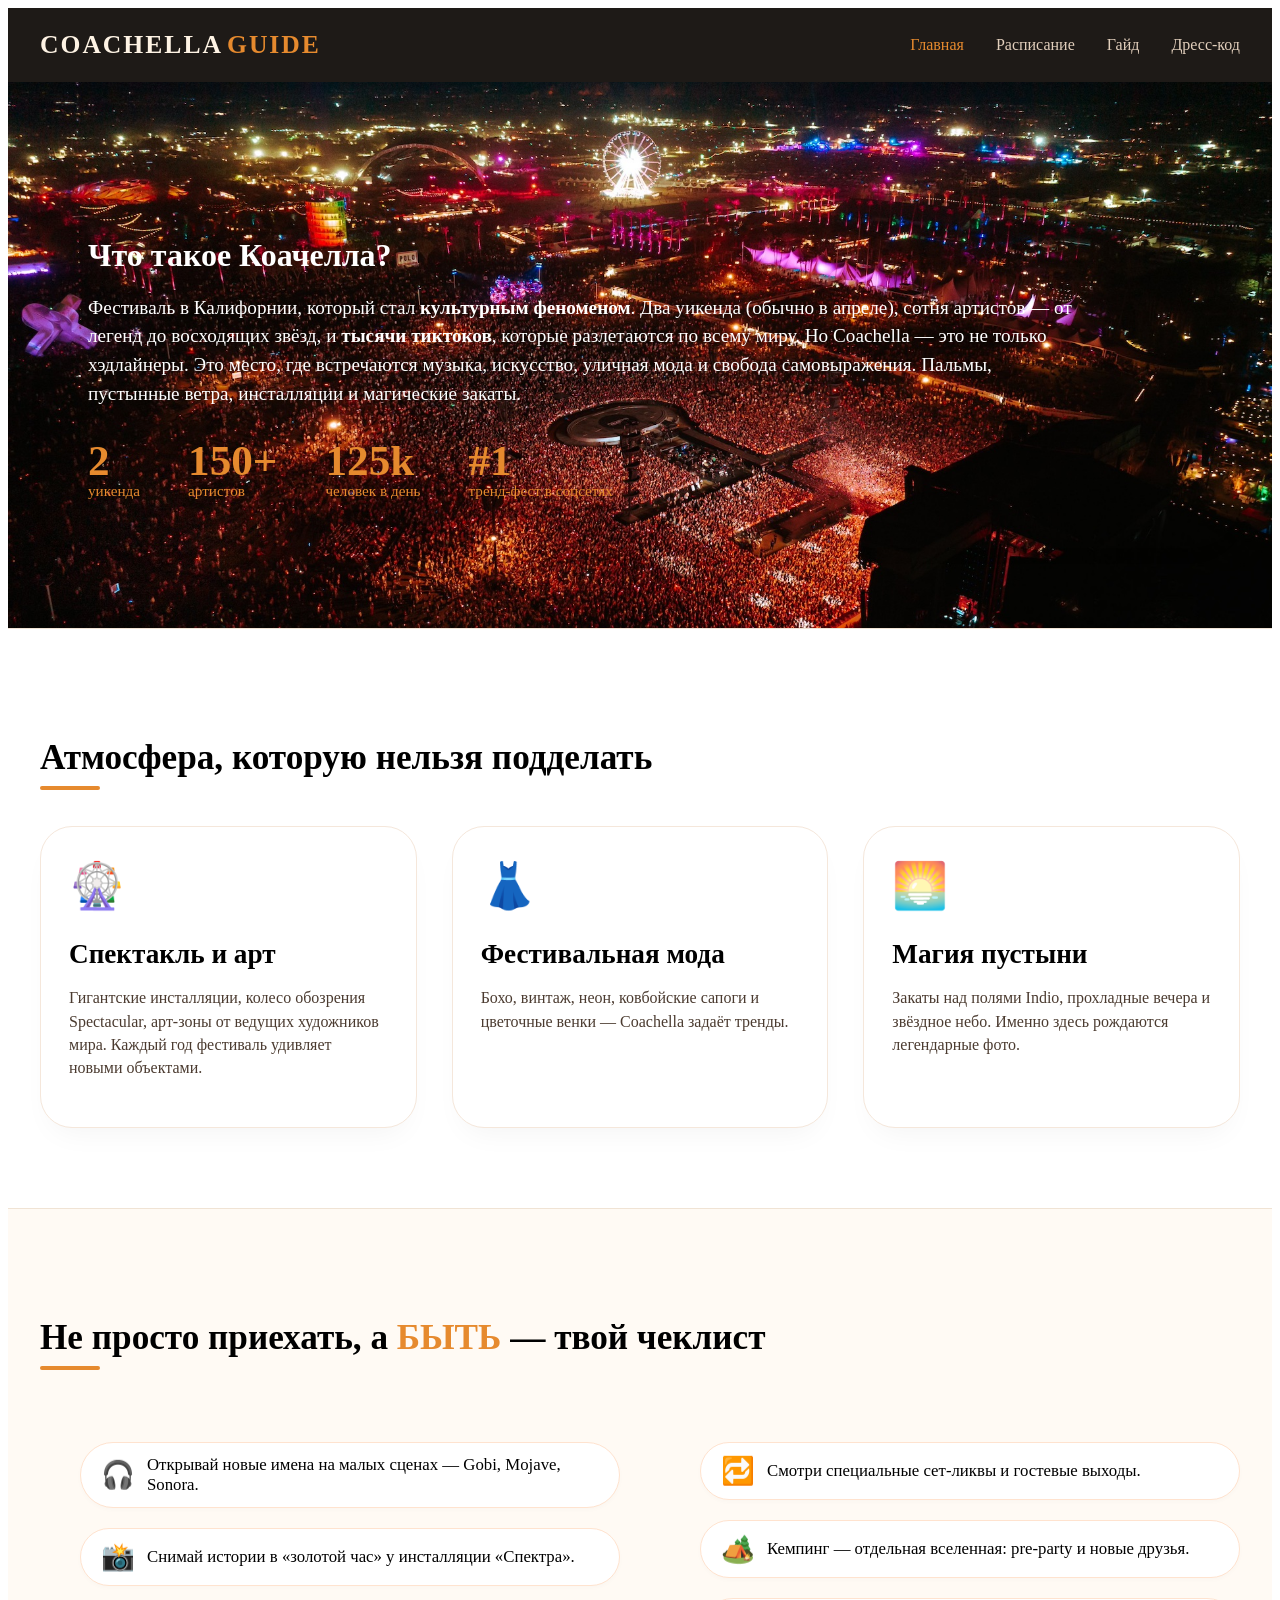
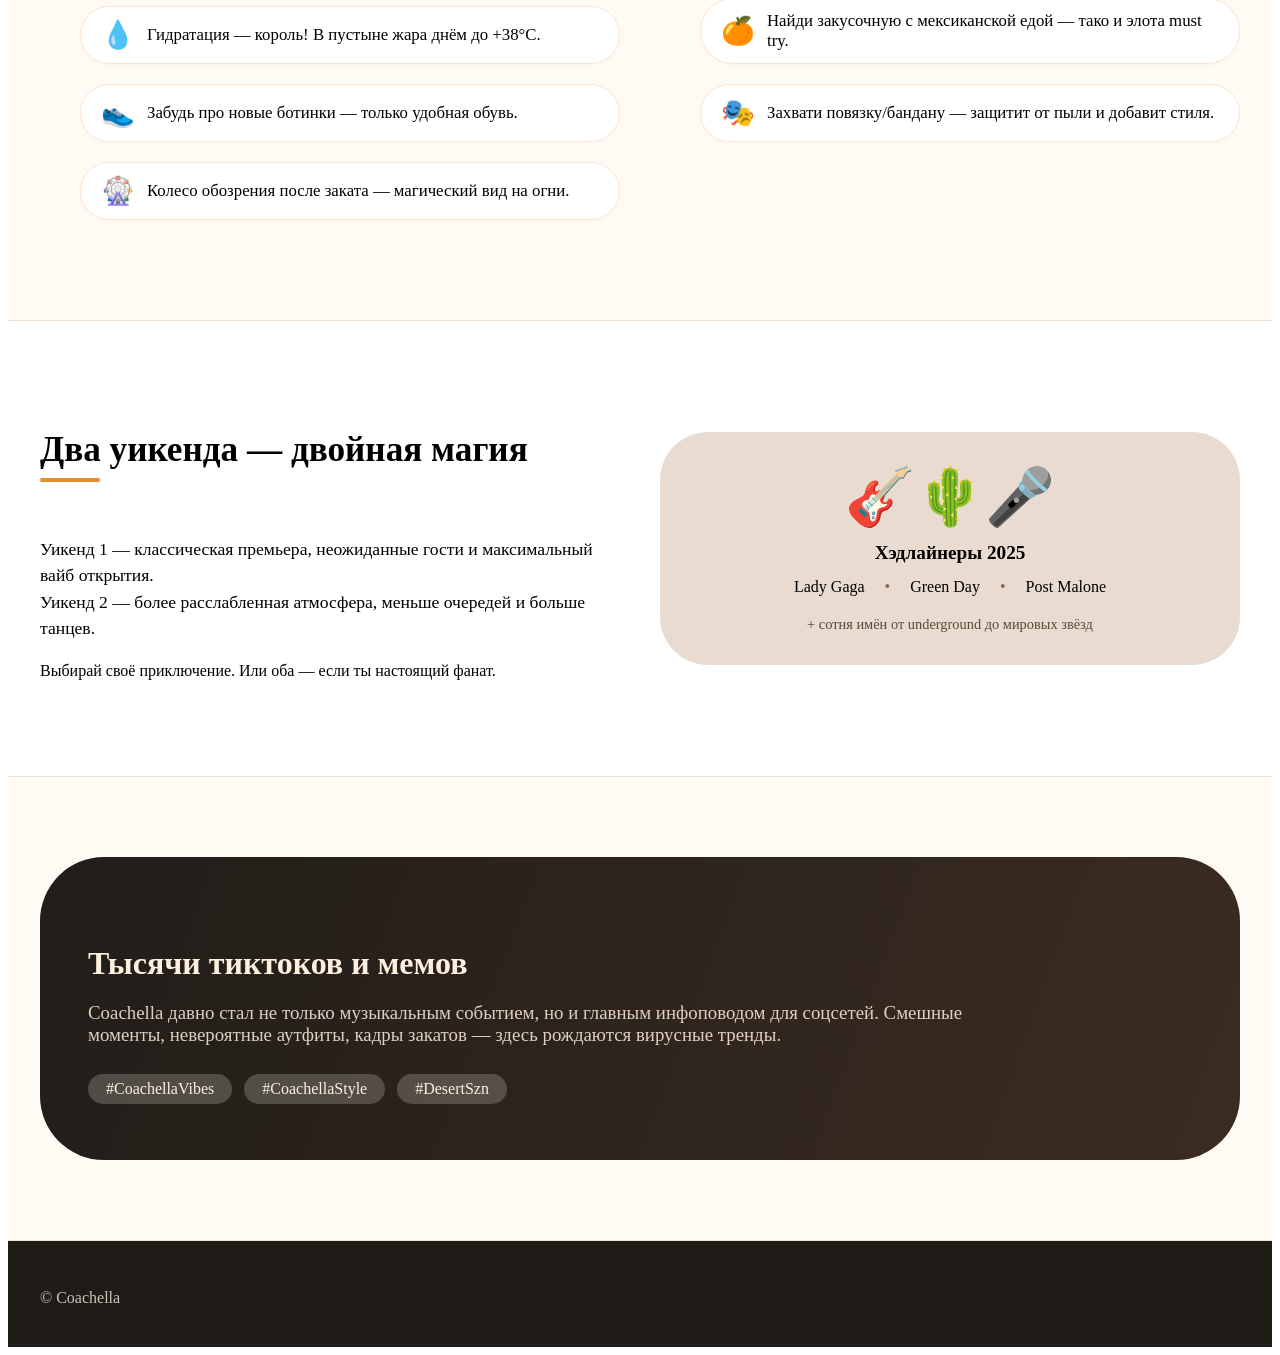
<file: index.html>
<!DOCTYPE html>
<html lang="ru">
<head>
    <meta charset="UTF-8">
    <meta name="viewport" content="width=device-width, initial-scale=1.0">
    <link rel="stylesheet" href="index.css">
    <link rel="icon" type="image/jpg" href="logo.jpg">
    <title>Coachella</title>
</head>
<body>
    <header class="header">
        <div class="container header-container">
            <nav class="nav">
            <a href="index.html" class="logo">COACHELLA<span class="logo-accent">GUIDE</span></a>
            <div class="nav-links">
                <a href="index.html" class="nav-link active">Главная</a>
                <a href="schedule.html" class="nav-link">Расписание</a>
                <a href="guide.html" class="nav-link">Гайд</a>
                <a href="dresscode.html" class="nav-link">Дресс-код</a>
            </div>
        </nav>
        </div>
    </header>
   <main>
     <section class="about-section">
        <div class="container">
            <div class="insight-block">
                <h2 class="about-title">Что такое Коачелла?</h2>
                <p class="about-description">
                    Фестиваль в Калифорнии, который стал <strong>культурным феноменом</strong>. 
                    Два уикенда (обычно в апреле), сотня артистов — от легенд до восходящих звёзд, 
                    и <strong>тысячи тиктоков</strong>, которые разлетаются по всему миру. 
                    Но Coachella — это не только хэдлайнеры. Это место, где встречаются музыка, искусство, 
                    уличная мода и свобода самовыражения. Пальмы, пустынные ветра, инсталляции и магические закаты.
                </p>
                <div class="stat-numbers">
                    <div class="stat-item">
                        <span class="stat-number">2</span>
                        <span class="stat-label">уикенда</span>
                    </div>
                    <div class="stat-item">
                        <span class="stat-number">150+</span>
                        <span class="stat-label">артистов</span>
                    </div>
                    <div class="stat-item">
                        <span class="stat-number">125k</span>
                        <span class="stat-label">человек в день</span>
                    </div>
                    <div class="stat-item">
                        <span class="stat-number">#1</span>
                        <span class="stat-label">тренд-фест в соцсетях</span>
                    </div>
                </div>
            </div>
        </div>
    </section>

    <section class="features-section">
        <div class="container">
            <h2 class="section-title">Атмосфера, которую нельзя подделать</h2>
            <div class="features-grid">
                <div class="feature-card">
                    <div class="feature-icon">🎡</div>
                    <h3>Спектакль и арт</h3>
                    <p>Гигантские инсталляции, колесо обозрения Spectacular, арт-зоны от ведущих художников мира. Каждый год фестиваль удивляет новыми объектами.</p>
                </div>
                <div class="feature-card">
                    <div class="feature-icon">👗</div>
                    <h3>Фестивальная мода</h3>
                    <p>Бохо, винтаж, неон, ковбойские сапоги и цветочные венки — Coachella задаёт тренды.</p>
                </div>
                <div class="feature-card">
                    <div class="feature-icon">🌅</div>
                    <h3>Магия пустыни</h3>
                    <p>Закаты над полями Indio, прохладные вечера и звёздное небо. Именно здесь рождаются легендарные фото.</p>
                </div>
            </div>
        </div>
    </section>

    <section class="checklist-section">
        <div class="container">
            <h2 class="section-title">Не просто приехать, а <span class="accent-text">БЫТЬ</span> — твой чеклист</h2>
            <div class="checklist-grid">
                <div class="checklist-column">
                    <ul class="must-list">
                        <li><span class="list-icon">🎧</span> Открывай новые имена на малых сценах — Gobi, Mojave, Sonora.</li>
                        <li><span class="list-icon">📸</span> Снимай истории в «золотой час» у инсталляции «Спектра».</li>
                        <li><span class="list-icon">💧</span> Гидратация — король! В пустыне жара днём до +38°C.</li>
                        <li><span class="list-icon">👟</span> Забудь про новые ботинки — только удобная обувь.</li>
                        <li><span class="list-icon">🎡</span> Колесо обозрения после заката — магический вид на огни.</li>
                    </ul>
                </div>
                <div class="checklist-column">
                    <ul class="must-list">
                        <li><span class="list-icon">🔁</span> Смотри специальные сет-ликвы и гостевые выходы.</li>
                        <li><span class="list-icon">🏕️</span> Кемпинг — отдельная вселенная: pre-party и новые друзья.</li>
                        <li><span class="list-icon">🍊</span> Найди закусочную с мексиканской едой — тако и элота must try.</li>
                        <li><span class="list-icon">🎭</span> Захвати повязку/бандану — защитит от пыли и добавит стиля.</li>
                    </ul>
                </div>
            </div>
        </div>
    </section>

    <section class="weekends-section">
        <div class="container">
            <div class="weekends-grid">
                <div class="weekends-content">
                    <h2 class="section-title">Два уикенда — двойная магия</h2>
                    <p class="weekends-description">
                        Уикенд 1 — классическая премьера, неожиданные гости и максимальный вайб открытия.<br>
                        Уикенд 2 — более расслабленная атмосфера, меньше очередей и больше танцев.
                    </p>
                    <p class="weekends-note">Выбирай своё приключение. Или оба — если ты настоящий фанат.</p>
                </div>
                <div class="headliner-card">
                    <div class="headliner-icon">🎸🌵🎤</div>
                    <div class="headliner-title">Хэдлайнеры 2025</div>
                    <div class="headliner-names">
                        <span>Lady Gaga</span>
                        <span class="separator">•</span>
                        <span>Green Day</span>
                        <span class="separator">•</span>
                        <span>Post Malone</span>
                    </div>
                    <div class="headliner-note">+ сотня имён от underground до мировых звёзд</div>
                </div>
            </div>
        </div>
    </section>

    <section class="social-section">
        <div class="container">
            <div class="vibe-block">
                <h3>Тысячи тиктоков и мемов</h3>
                <p>Coachella давно стал не только музыкальным событием, но и главным инфоповодом для соцсетей.  
                Смешные моменты, невероятные аутфиты, кадры закатов — здесь рождаются вирусные тренды.</p>
                <div class="hashtags">
                    <span class="hashtag">#CoachellaVibes</span>
                    <span class="hashtag">#CoachellaStyle</span>
                    <span class="hashtag">#DesertSzn</span>
                </div>
            </div>
        </div>
    </section>
    <footer class="footer">
    <div class="container">
        <div class="footer-content">
            <div>© Coachella</div>
        </div>
    </div>
</footer>
   </main>
</body>
</html>
</file>
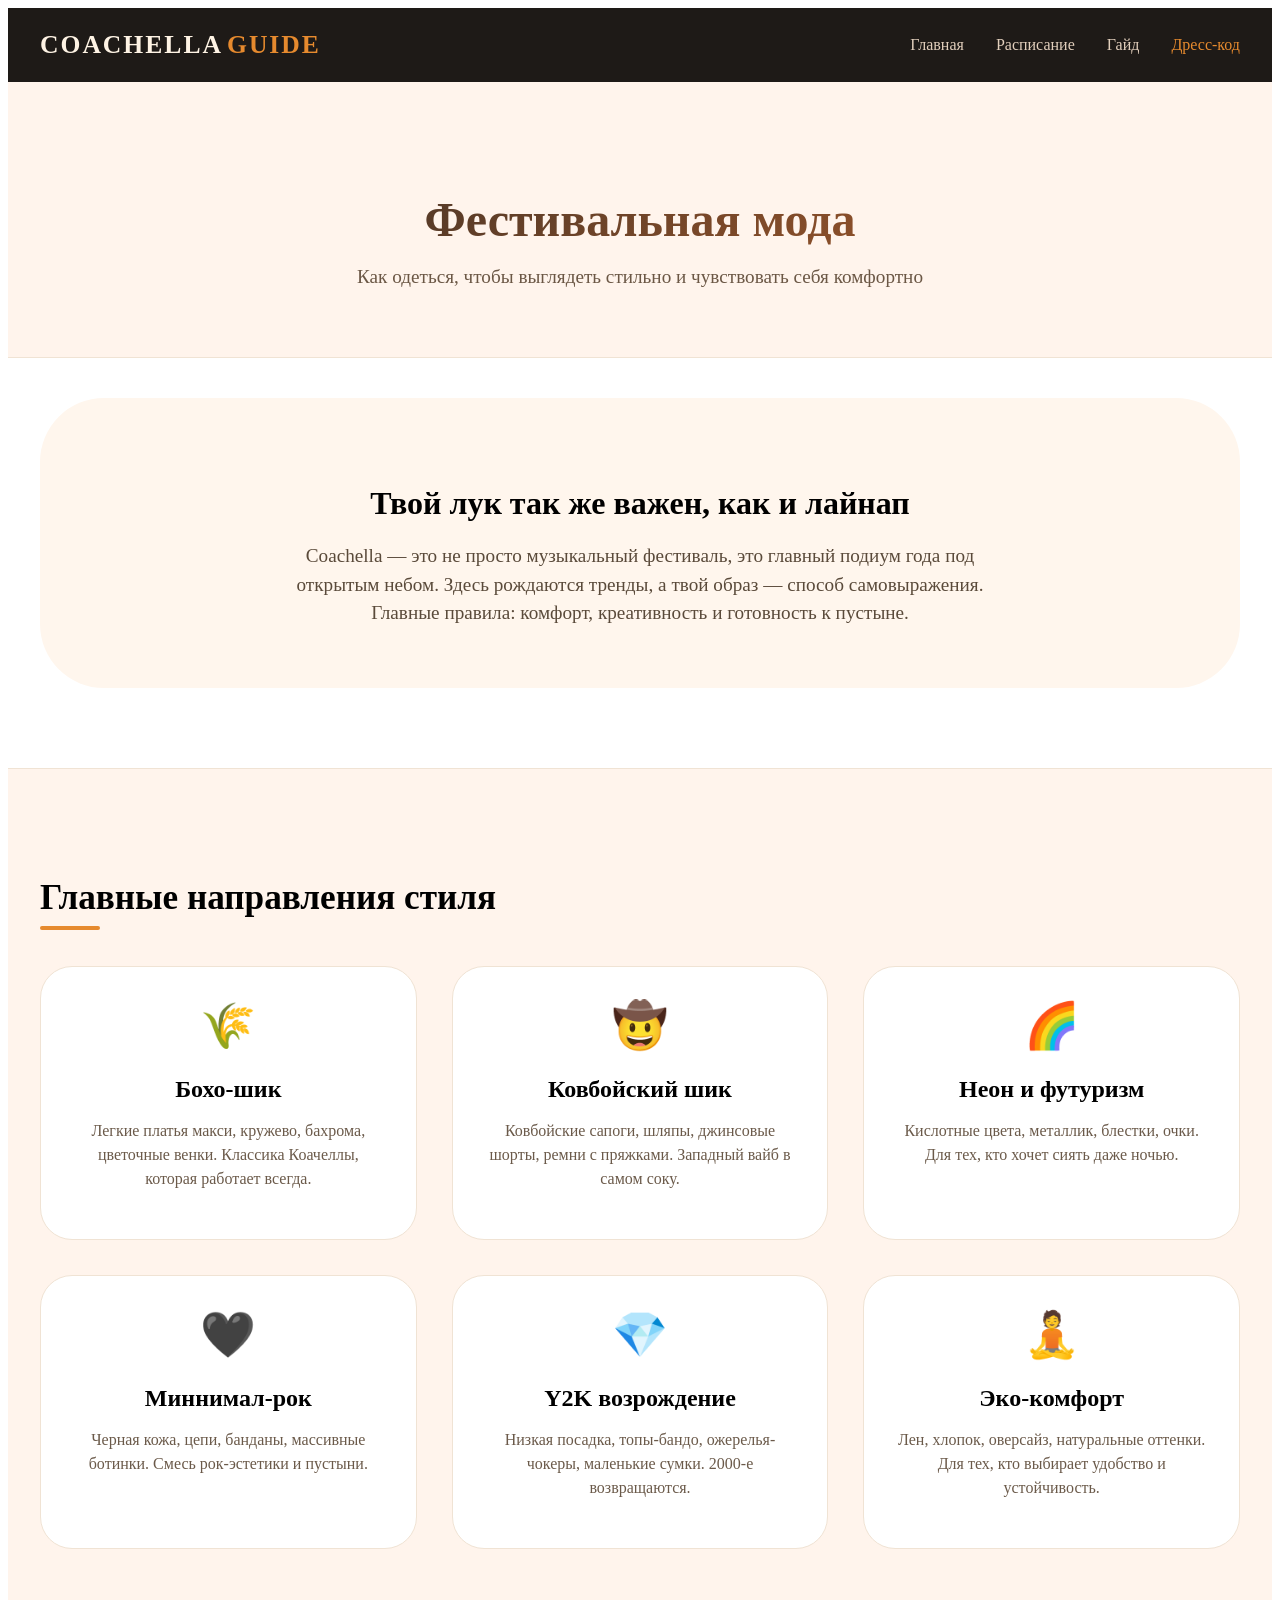
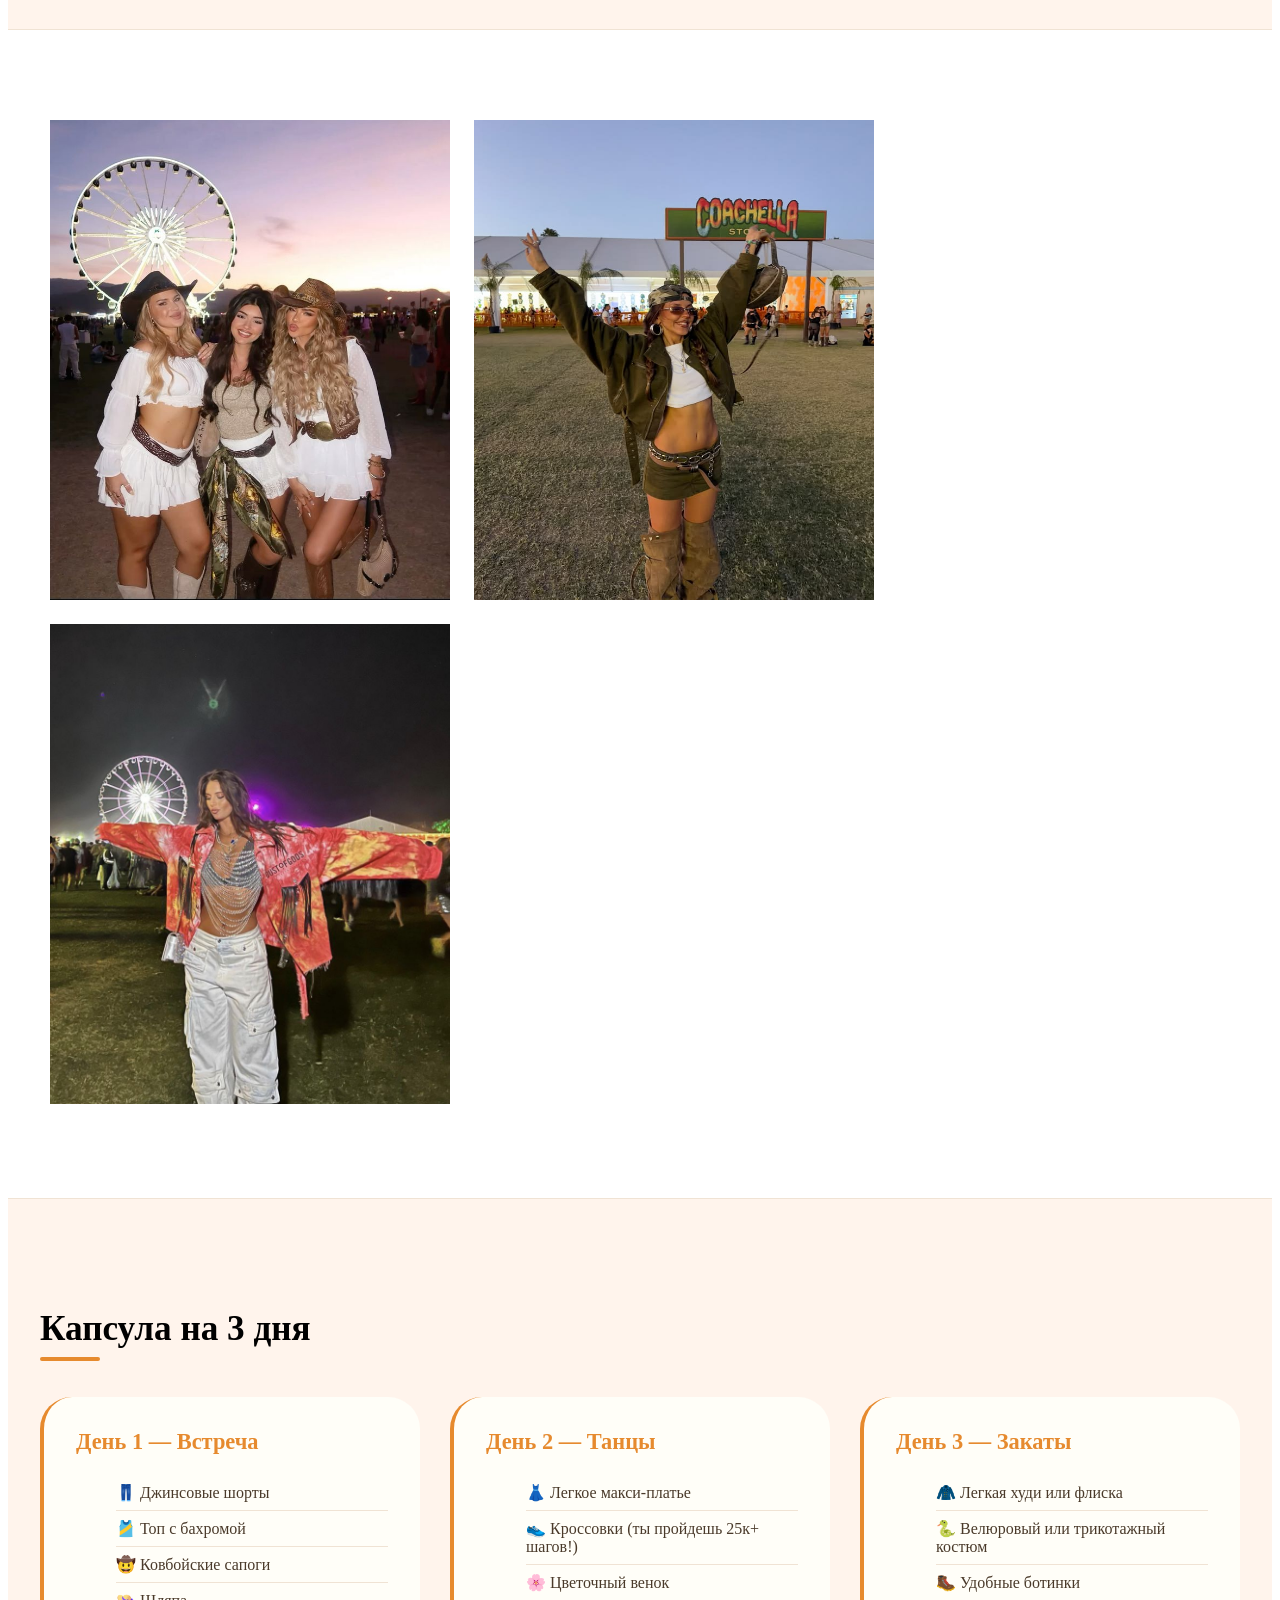
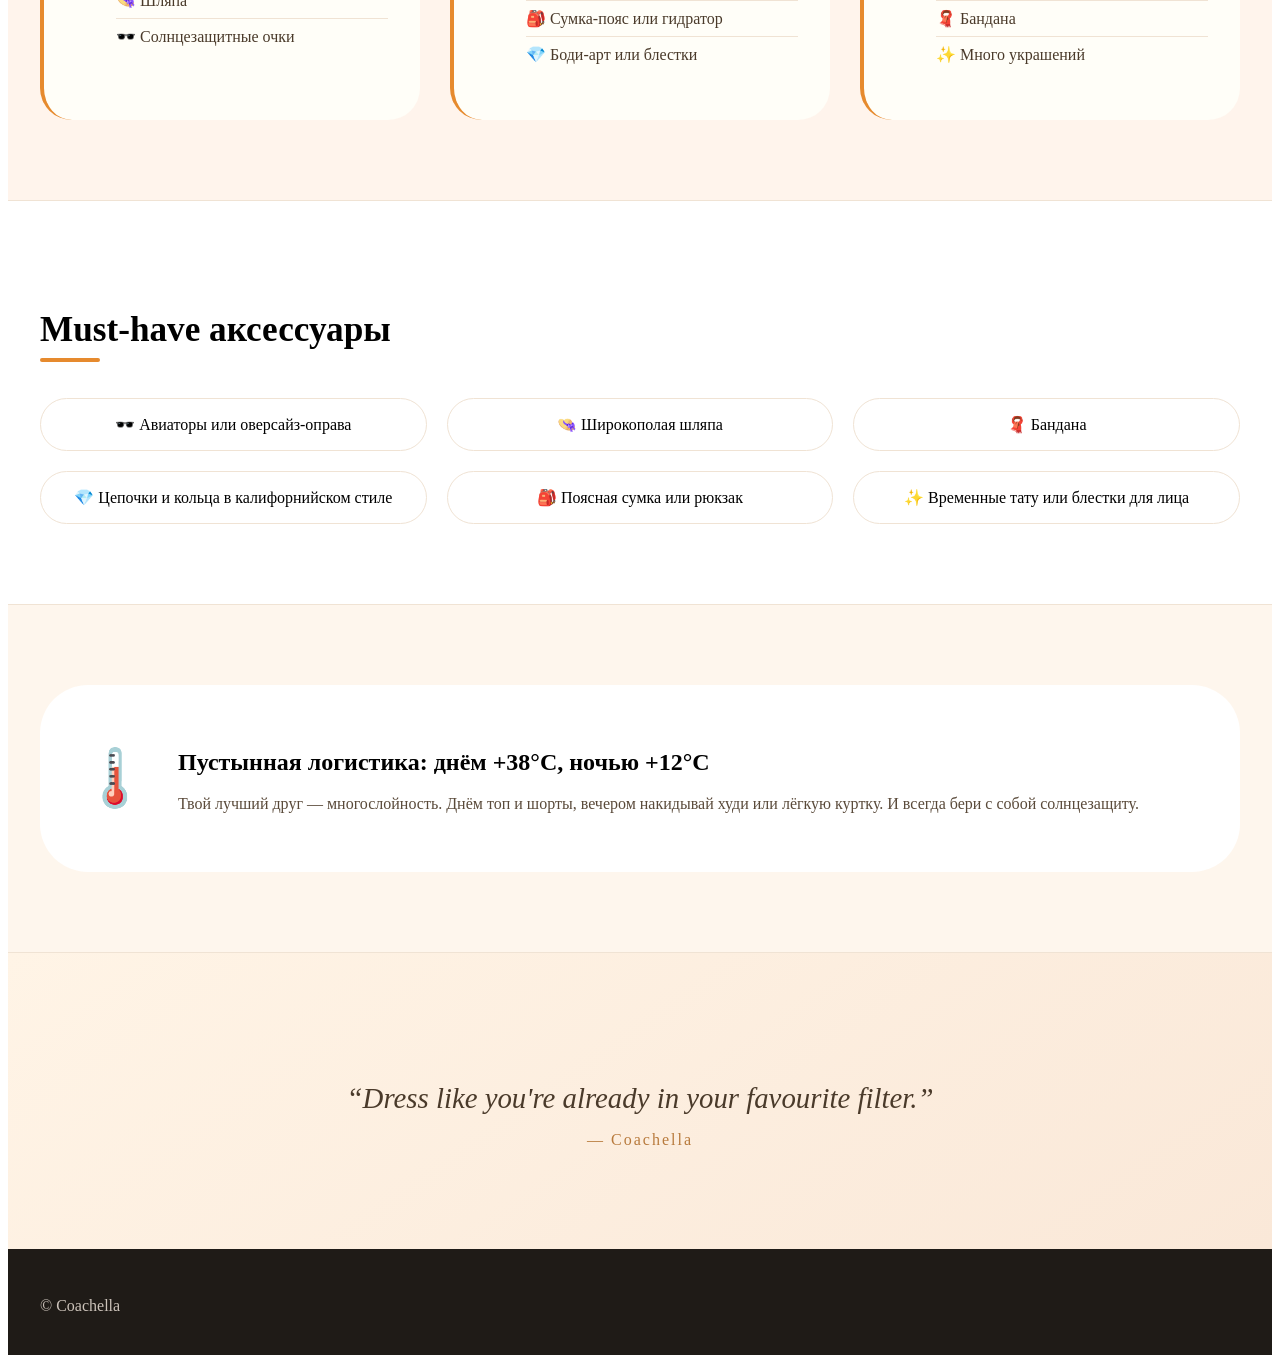
<file: dresscode.html>
<!DOCTYPE html>
<html lang="ru">
<head>
    <meta charset="UTF-8">
    <meta name="viewport" content="width=device-width, initial-scale=1.0">
    <link rel="stylesheet" href="dresscode.css">
    <link rel="icon" type="image/jpg" href="logo.jpg">
    <title>Coachella - Дресс-код</title>
</head>
<body>

<header class="header">
    <div class="container">
        <nav class="nav">
            <a href="index.html" class="logo">COACHELLA<span class="logo-accent">GUIDE</span></a>
            <div class="nav-links">
                <a href="index.html" class="nav-link">Главная</a>
                <a href="schedule.html" class="nav-link">Расписание</a>
                <a href="guide.html" class="nav-link">Гайд</a>
                <a href="dresscode.html" class="nav-link active">Дресс-код</a>
            </div>
        </nav>
    </div>
</header>

<main>
    <section class="page-hero">
        <div class="container">
            <h1 class="page-title">Фестивальная мода</h1>
            <p class="page-subtitle">Как одеться, чтобы выглядеть стильно и чувствовать себя комфортно</p>
        </div>
    </section>

    <section class="dress-intro">
        <div class="container">
            <div class="intro-block">
                <div class="intro-icon"></div>
                <h2>Твой лук так же важен, как и лайнап</h2>
                <p>Coachella — это не просто музыкальный фестиваль, это главный подиум года под открытым небом. Здесь рождаются тренды, а твой образ — способ самовыражения. Главные правила: комфорт, креативность и готовность к пустыне.</p>
            </div>
        </div>
    </section>

    <section class="vibes">
        <div class="container">
            <h2 class="section-title">Главные направления стиля</h2>
            <div class="vibes-grid">
                <div class="vibe-style">
                    <div class="vibe-style-icon">🌾</div>
                    <h3>Бохо-шик</h3>
                    <p>Легкие платья макси, кружево, бахрома, цветочные венки. Классика Коачеллы, которая работает всегда.</p>
                </div>
                <div class="vibe-style">
                    <div class="vibe-style-icon">🤠</div>
                    <h3>Ковбойский шик</h3>
                    <p>Ковбойские сапоги, шляпы, джинсовые шорты, ремни с пряжками. Западный вайб в самом соку.</p>
                </div>
                <div class="vibe-style">
                    <div class="vibe-style-icon">🌈</div>
                    <h3>Неон и футуризм</h3>
                    <p>Кислотные цвета, металлик, блестки, очки. Для тех, кто хочет сиять даже ночью.</p>
                </div>
                <div class="vibe-style">
                    <div class="vibe-style-icon">🖤</div>
                    <h3>Миннимал-рок</h3>
                    <p>Черная кожа, цепи, банданы, массивные ботинки. Смесь рок-эстетики и пустыни.</p>
                </div>
                <div class="vibe-style">
                    <div class="vibe-style-icon">💎</div>
                    <h3>Y2K возрождение</h3>
                    <p>Низкая посадка, топы-бандо, ожерелья-чокеры, маленькие сумки. 2000-е возвращаются.</p>
                </div>
                <div class="vibe-style">
                    <div class="vibe-style-icon">🧘</div>
                    <h3>Эко-комфорт</h3>
                    <p>Лен, хлопок, оверсайз, натуральные оттенки. Для тех, кто выбирает удобство и устойчивость.</p>
                </div>
            </div>
        </div>
    </section>
    <section class="people-section">
        <div class="container people-con">
            <img class="people-img" src="./dress_1.jpg" alt="people">
            <img class="people-img" src="./dress_2.jpg" alt="people">
            <img class="people-img" src="./dress_3.jpg" alt="people">
        </div>
    </section>
    <section class="capsule">
        <div class="container">
            <h2 class="section-title">Капсула на 3 дня</h2>
            <div class="capsule-grid">
                <div class="capsule-card">
                    <div class="capsule-day">День 1 — Встреча</div>
                    <ul>
                        <li>👖 Джинсовые шорты</li>
                        <li>🎽 Топ с бахромой</li>
                        <li>🤠 Ковбойские сапоги</li>
                        <li>👒 Шляпа</li>
                        <li>🕶️ Солнцезащитные очки</li>
                    </ul>
                </div>
                <div class="capsule-card">
                    <div class="capsule-day">День 2 — Танцы</div>
                    <ul>
                        <li>👗 Легкое макси-платье</li>
                        <li>👟 Кроссовки (ты пройдешь 25к+ шагов!)</li>
                        <li>🌸 Цветочный венок</li>
                        <li>🎒 Сумка-пояс или гидратор</li>
                        <li>💎 Боди-арт или блестки</li>
                    </ul>
                </div>
                <div class="capsule-card">
                    <div class="capsule-day">День 3 — Закаты</div>
                    <ul>
                        <li>🧥 Легкая худи или флиска</li>
                        <li>🐍 Велюровый или трикотажный костюм</li>
                        <li>🥾 Удобные ботинки</li>
                        <li>🧣 Бандана</li>
                        <li>✨ Много украшений</li>
                    </ul>
                </div>
            </div>
        </div>
    </section>

    <section class="musthave">
        <div class="container">
            <h2 class="section-title">Must-have аксессуары</h2>
            <div class="musthave-grid">
                <div class="musthave-item">🕶️ Авиаторы или оверсайз-оправа</div>
                <div class="musthave-item">👒 Широкополая шляпа</div>
                <div class="musthave-item">🧣 Бандана</div>
                <div class="musthave-item">💎 Цепочки и кольца в калифорнийском стиле</div>
                <div class="musthave-item">🎒 Поясная сумка или рюкзак</div>
                <div class="musthave-item">✨ Временные тату или блестки для лица</div>
            </div>
        </div>
    </section>

    <section class="weather-tip">
        <div class="container">
            <div class="tip-weather">
                <div class="weather-icon">🌡️</div>
                <div class="weather-content">
                    <h3>Пустынная логистика: днём +38°C, ночью +12°C</h3>
                    <p>Твой лучший друг — многослойность. Днём топ и шорты, вечером накидывай худи или лёгкую куртку. И всегда бери с собой солнцезащиту.</p>
                </div>
            </div>
        </div>
    </section>

    <section class="inspo-quote">
        <div class="container">
            <div class="quote-block">
                <p>“Dress like you're already in your favourite filter.”</p>
                <span>— Coachella</span>
            </div>
        </div>
    </section>
</main>

<footer class="footer">
    <div class="container">
        <div class="footer-content">
            <div>© Coachella</div>
        </div>
    </div>
</footer>

</body>
</html>
</file>
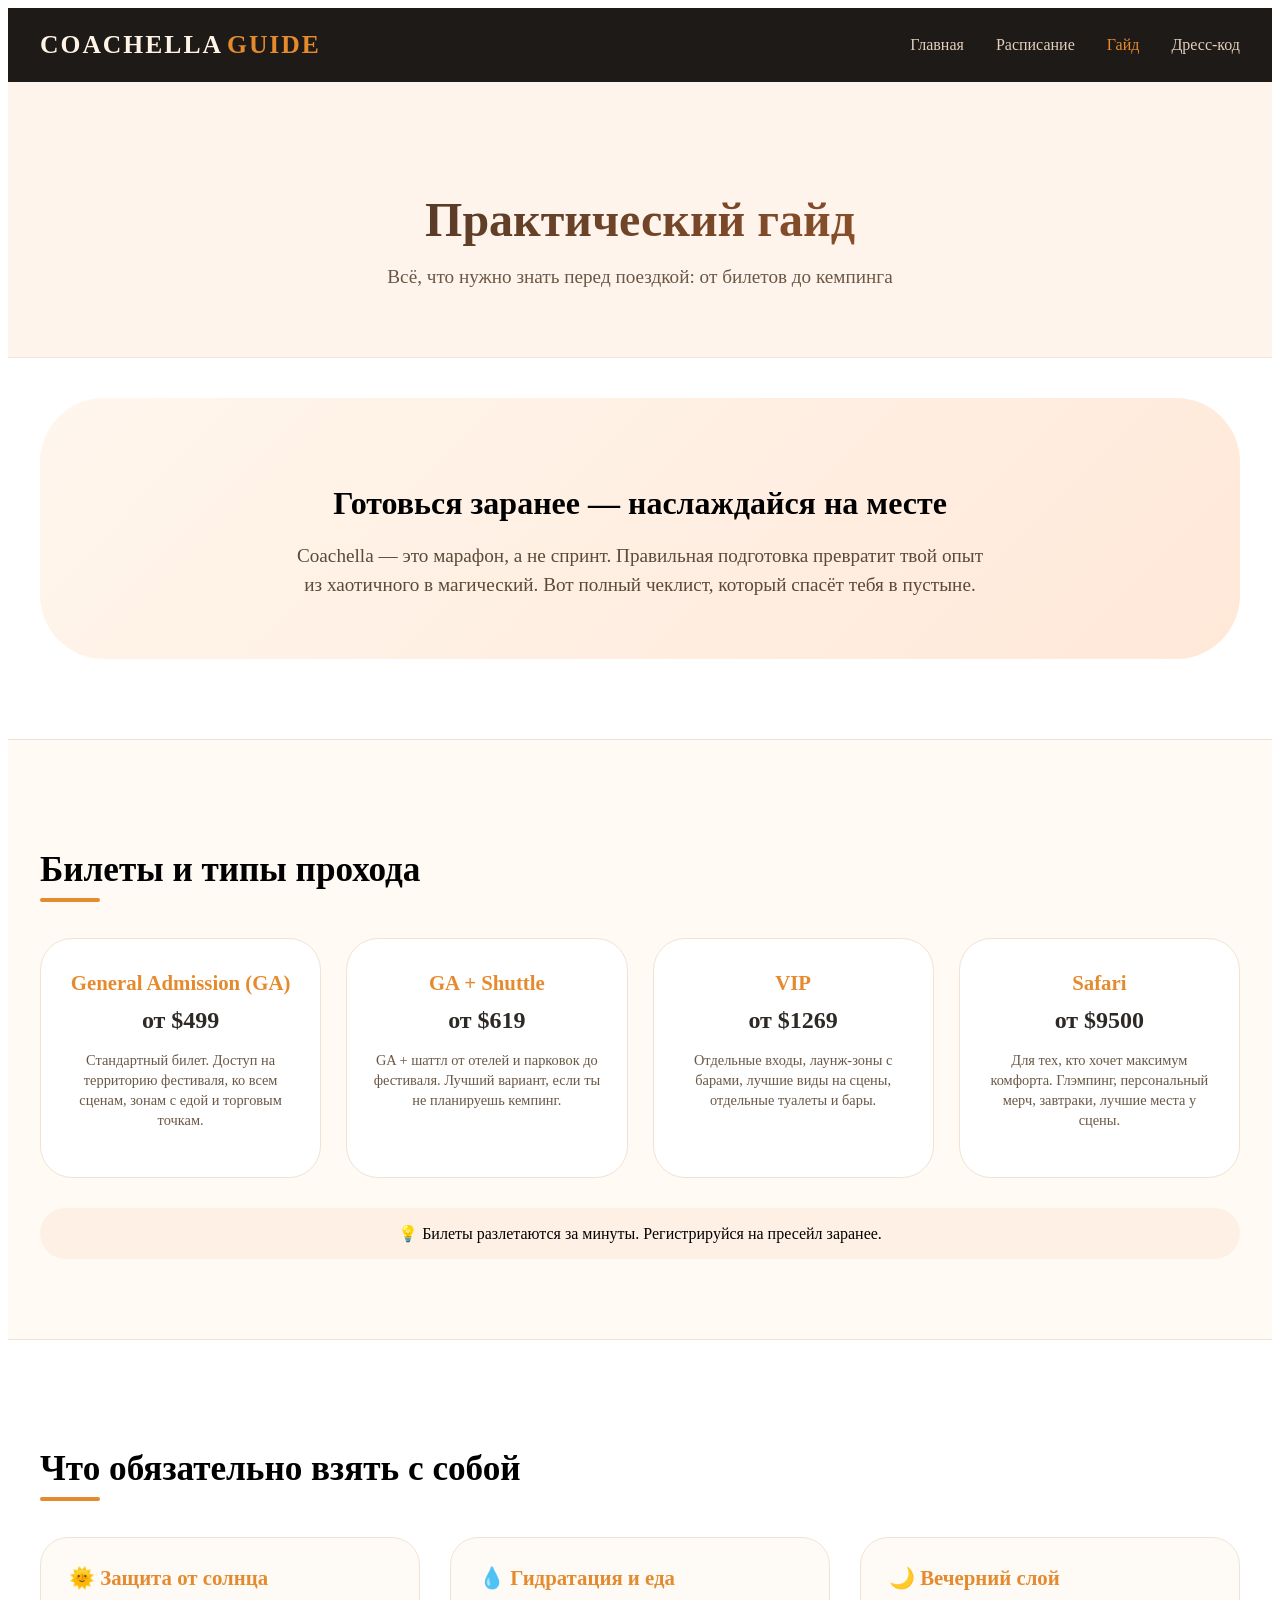
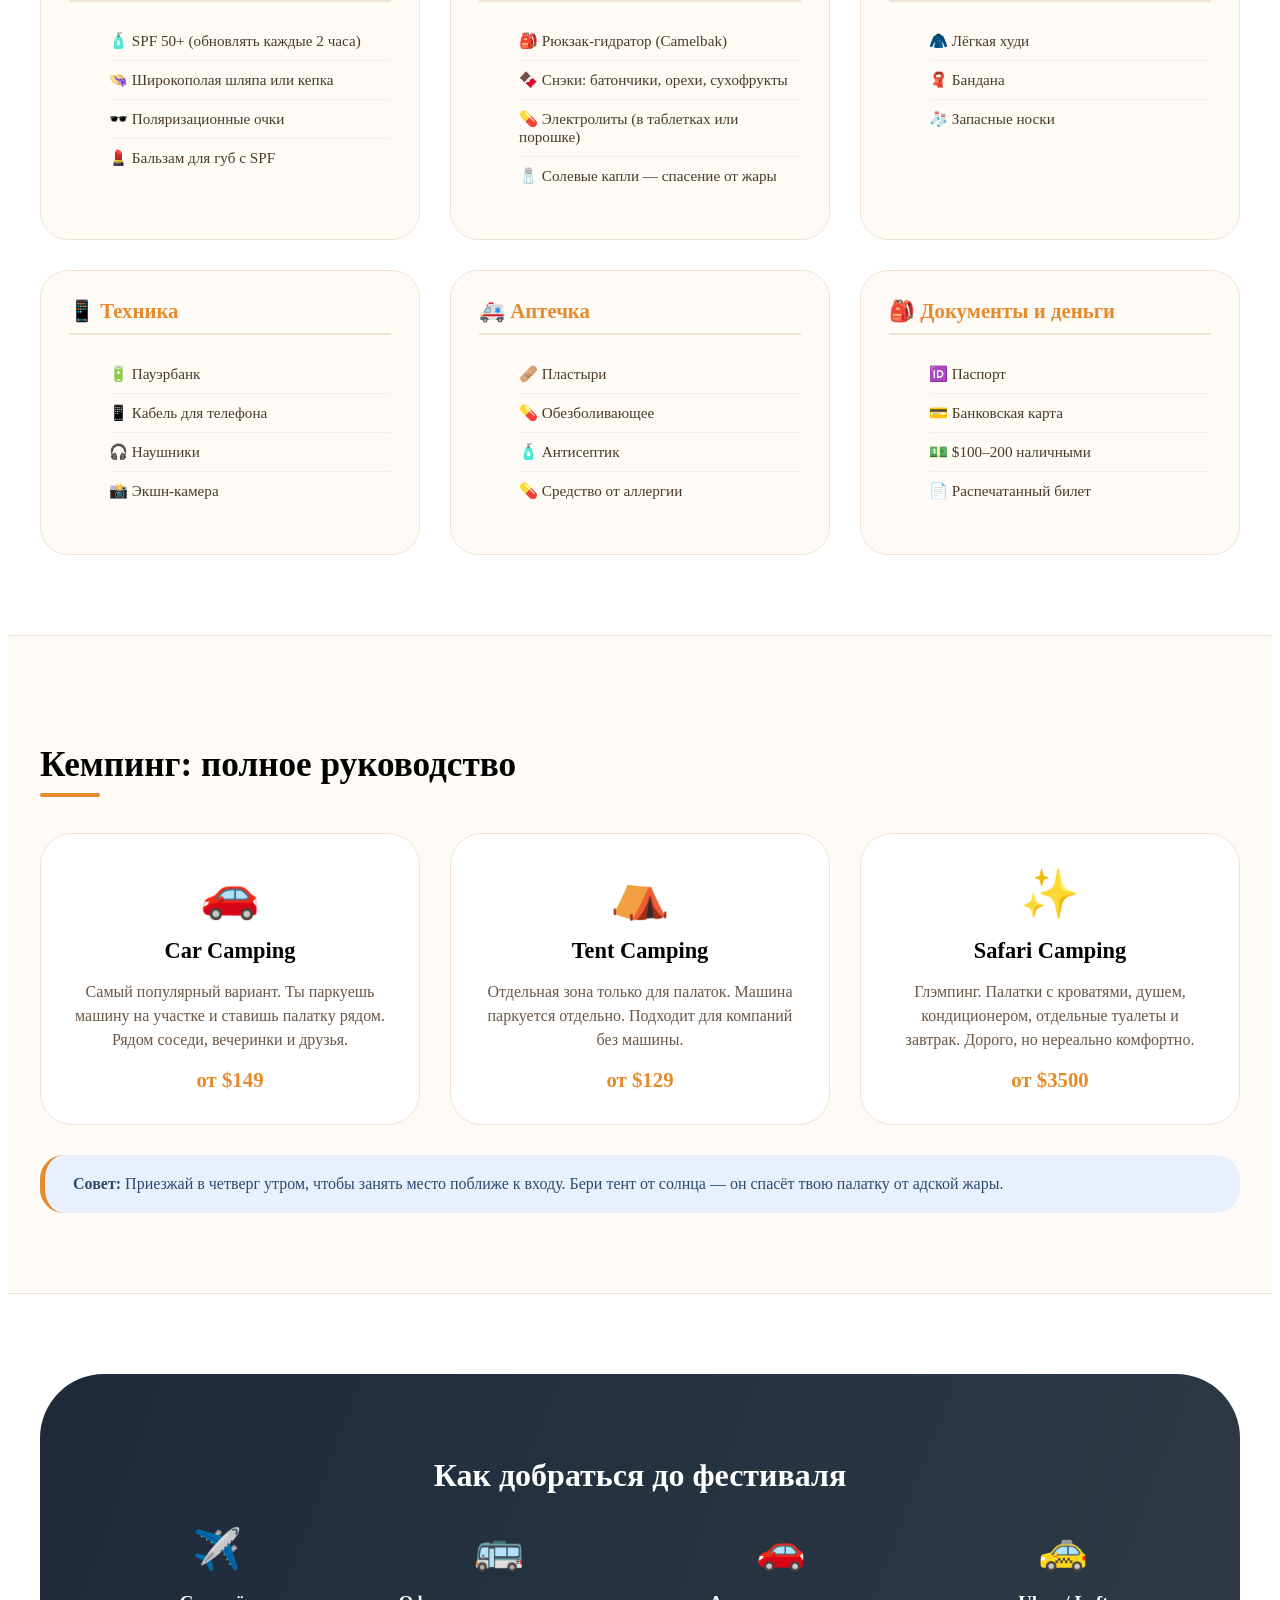
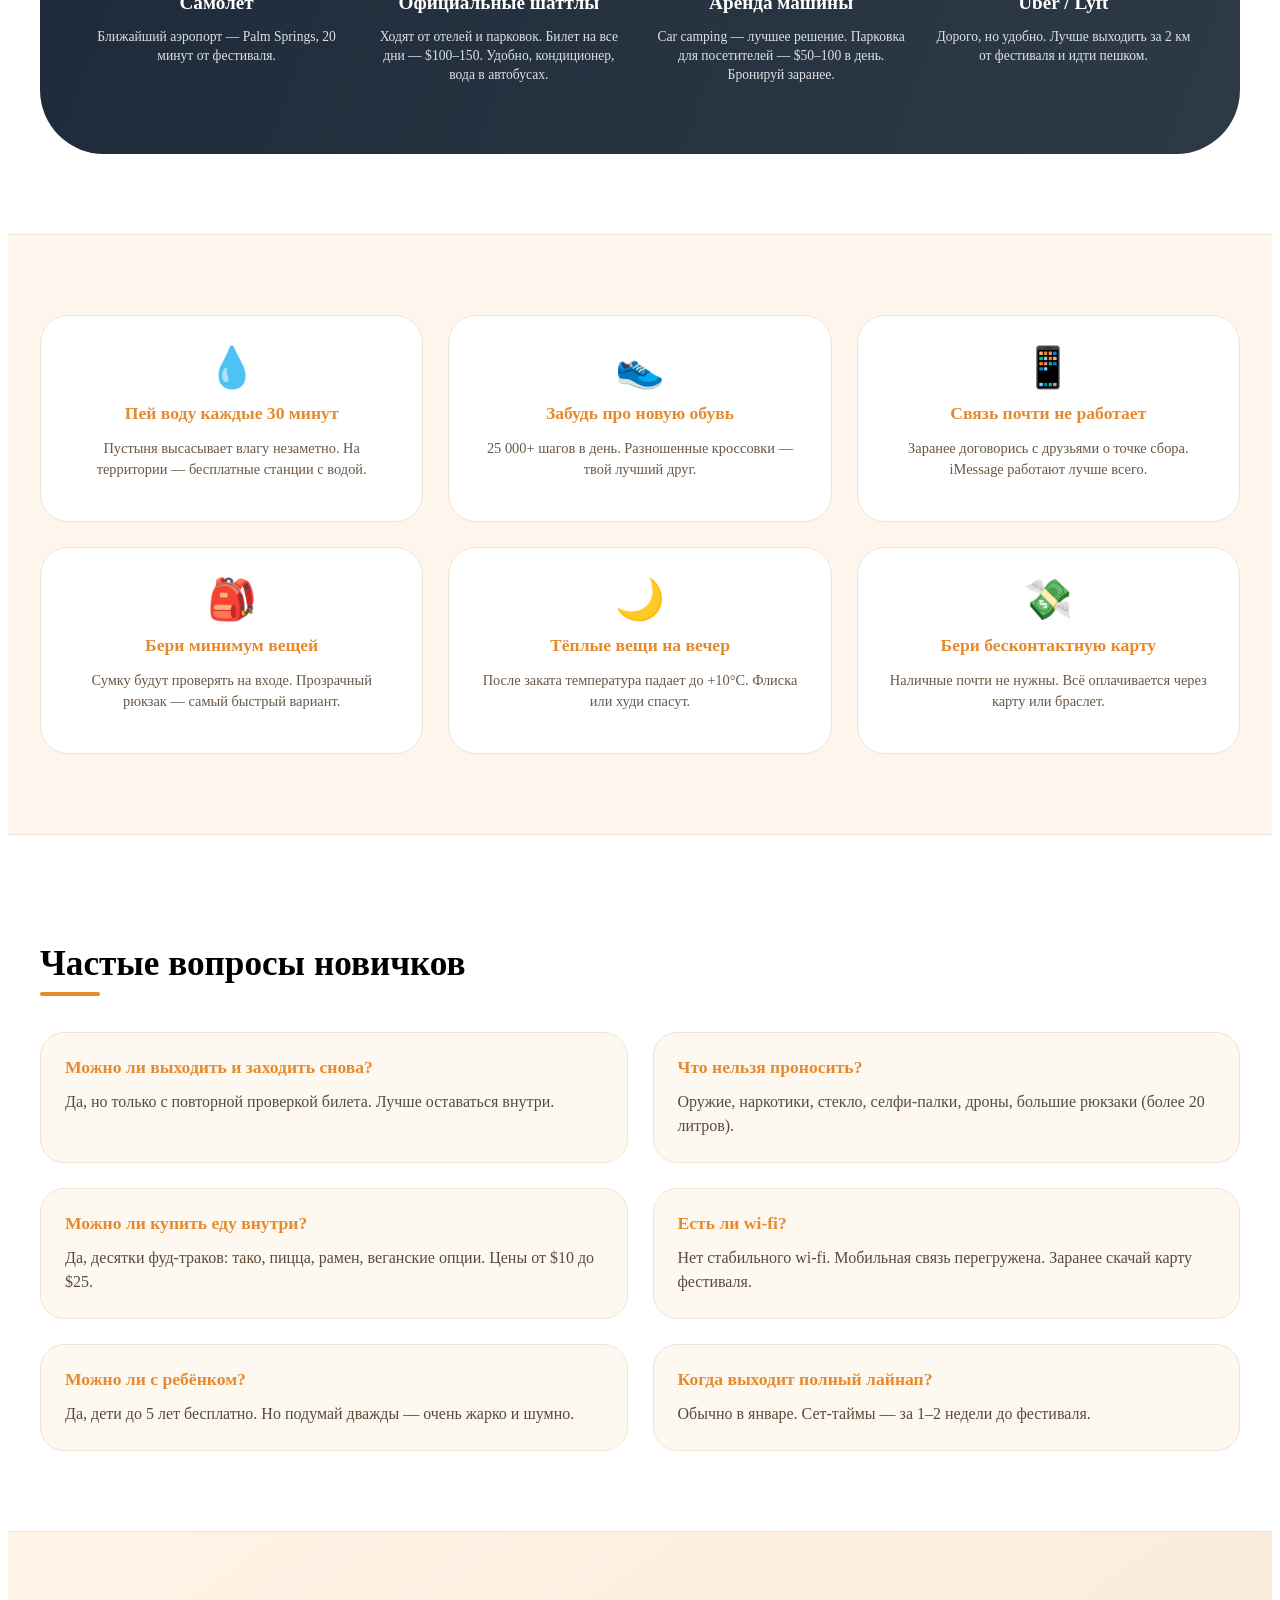
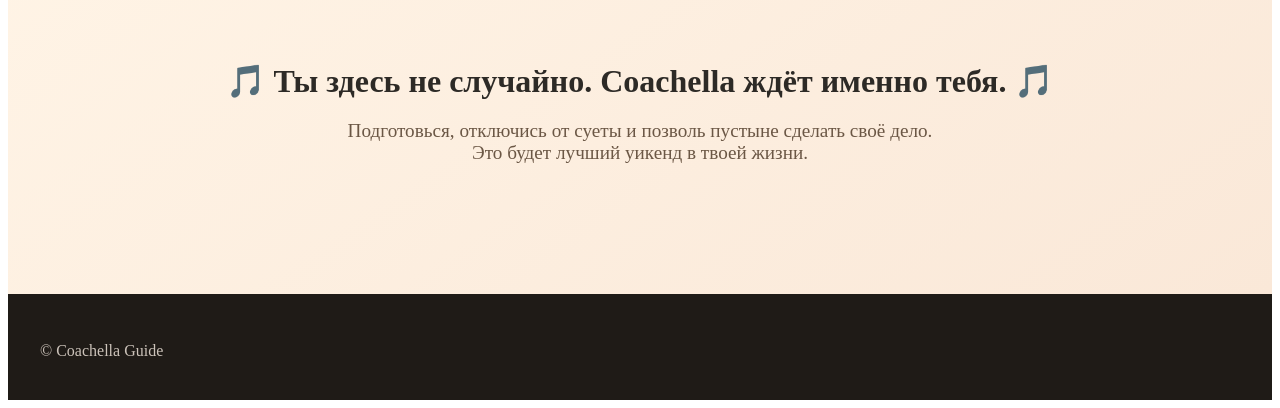
<file: guide.html>
<!DOCTYPE html>
<html lang="ru">
<head>
    <meta charset="UTF-8">
    <meta name="viewport" content="width=device-width, initial-scale=1.0">
    <link rel="stylesheet" href="guide.css">
    <link rel="icon" type="image/jpg" href="logo.jpg">
    <title>Coachella Guide — Практический гайд</title>
</head>
<body>

<header class="header">
    <div class="container">
        <nav class="nav">
            <a href="index.html" class="logo">COACHELLA<span class="logo-accent">GUIDE</span></a>
            <div class="nav-links">
                <a href="index.html" class="nav-link">Главная</a>
                <a href="schedule.html" class="nav-link">Расписание</a>
                <a href="guide.html" class="nav-link active">Гайд</a>
                <a href="dresscode.html" class="nav-link">Дресс-код</a>
            </div>
        </nav>
    </div>
</header>

<main>
    <section class="page-hero">
        <div class="container">
            <h1 class="page-title">Практический гайд</h1>
            <p class="page-subtitle">Всё, что нужно знать перед поездкой: от билетов до кемпинга</p>
        </div>
    </section>

    <section class="guide-intro">
        <div class="container">
            <div class="guide-intro-block">
                <div class="guide-intro-icon"></div>
                <h2>Готовься заранее — наслаждайся на месте</h2>
                <p>Coachella — это марафон, а не спринт. Правильная подготовка превратит твой опыт из хаотичного в магический. Вот полный чеклист, который спасёт тебя в пустыне.</p>
            </div>
        </div>
    </section>

    <section class="tickets">
        <div class="container">
            <h2 class="section-title">Билеты и типы прохода</h2>
            <div class="tickets-grid">
                <div class="ticket-card">
                    <div class="ticket-type">General Admission (GA)</div>
                    <div class="ticket-price">от $499</div>
                    <p>Стандартный билет. Доступ на территорию фестиваля, ко всем сценам, зонам с едой и торговым точкам.</p>
                </div>
                <div class="ticket-card">
                    <div class="ticket-type">GA + Shuttle</div>
                    <div class="ticket-price">от $619</div>
                    <p>GA + шаттл от отелей и парковок до фестиваля. Лучший вариант, если ты не планируешь кемпинг.</p>
                </div>
                <div class="ticket-card">
                    <div class="ticket-type">VIP</div>
                    <div class="ticket-price">от $1269</div>
                    <p>Отдельные входы, лаунж-зоны с барами, лучшие виды на сцены, отдельные туалеты и бары.</p>
                </div>
                <div class="ticket-card">
                    <div class="ticket-type">Safari</div>
                    <div class="ticket-price">от $9500</div>
                    <p>Для тех, кто хочет максимум комфорта. Глэмпинг, персональный мерч, завтраки, лучшие места у сцены.</p>
                </div>
            </div>
            <div class="ticket-note">
                💡 Билеты разлетаются за минуты. Регистрируйся на пресейл заранее.
            </div>
        </div>
    </section>

    <section class="packing-guide">
        <div class="container">
            <h2 class="section-title">Что обязательно взять с собой</h2>
            <div class="packing-grid">
                <div class="packing-category">
                    <div class="packing-category-title">🌞 Защита от солнца</div>
                    <ul>
                        <li>🧴 SPF 50+ (обновлять каждые 2 часа)</li>
                        <li>👒 Широкополая шляпа или кепка</li>
                        <li>🕶️ Поляризационные очки</li>
                        <li>💄 Бальзам для губ с SPF</li>
                    </ul>
                </div>
                <div class="packing-category">
                    <div class="packing-category-title">💧 Гидратация и еда</div>
                    <ul>
                        <li>🎒 Рюкзак-гидратор (Camelbak)</li>
                        <li>🍫 Снэки: батончики, орехи, сухофрукты</li>
                        <li>💊 Электролиты (в таблетках или порошке)</li>
                        <li>🧂 Солевые капли — спасение от жары</li>
                    </ul>
                </div>
                <div class="packing-category">
                    <div class="packing-category-title">🌙 Вечерний слой</div>
                    <ul>
                        <li>🧥 Лёгкая худи</li>
                        <li>🧣 Бандана</li>
                        <li>🧦 Запасные носки</li>
                    </ul>
                </div>
                <div class="packing-category">
                    <div class="packing-category-title">📱 Техника</div>
                    <ul>
                        <li>🔋 Пауэрбанк</li>
                        <li>📱 Кабель для телефона</li>
                        <li>🎧 Наушники</li>
                        <li>📸 Экшн-камера</li>
                    </ul>
                </div>
                <div class="packing-category">
                    <div class="packing-category-title">🚑 Аптечка</div>
                    <ul>
                        <li>🩹 Пластыри</li>
                        <li>💊 Обезболивающее</li>
                        <li>🧴 Антисептик</li>
                        <li>💊 Средство от аллергии</li>
                    </ul>
                </div>
                <div class="packing-category">
                    <div class="packing-category-title">🎒 Документы и деньги</div>
                    <ul>
                        <li>🆔 Паспорт</li>
                        <li>💳 Банковская карта</li>
                        <li>💵 $100–200 наличными</li>
                        <li>📄 Распечатанный билет</li>
                    </ul>
                </div>
            </div>
        </div>
    </section>

    <section class="camping-guide">
        <div class="container">
            <h2 class="section-title">Кемпинг: полное руководство</h2>
            <div class="camping-grid">
                <div class="camping-card">
                    <div class="camping-icon">🚗</div>
                    <div class="camping-title">Car Camping</div>
                    <p>Самый популярный вариант. Ты паркуешь машину на участке и ставишь палатку рядом. Рядом соседи, вечеринки и друзья.</p>
                    <div class="camping-price">от $149</div>
                </div>
                <div class="camping-card">
                    <div class="camping-icon">⛺</div>
                    <div class="camping-title">Tent Camping</div>
                    <p>Отдельная зона только для палаток. Машина паркуется отдельно. Подходит для компаний без машины.</p>
                    <div class="camping-price">от $129</div>
                </div>
                <div class="camping-card">
                    <div class="camping-icon">✨</div>
                    <div class="camping-title">Safari Camping</div>
                    <p>Глэмпинг. Палатки с кроватями, душем, кондиционером, отдельные туалеты и завтрак. Дорого, но нереально комфортно.</p>
                    <div class="camping-price">от $3500</div>
                </div>
            </div>
            <div class="camping-tip">
                <strong>Совет:</strong> Приезжай в четверг утром, чтобы занять место поближе к входу. Бери тент от солнца — он спасёт твою палатку от адской жары.
            </div>
        </div>
    </section>

    <section class="transport">
        <div class="container">
            <div class="transport-block">
                <h2>Как добраться до фестиваля</h2>
                <div class="transport-grid">
                    <div class="transport-item">
                        <div class="transport-icon">✈️</div>
                        <h3>Самолёт</h3>
                        <p>Ближайший аэропорт — Palm Springs, 20 минут от фестиваля.</p>
                    </div>
                    <div class="transport-item">
                        <div class="transport-icon">🚌</div>
                        <h3>Официальные шаттлы</h3>
                        <p>Ходят от отелей и парковок. Билет на все дни — $100–150. Удобно, кондиционер, вода в автобусах.</p>
                    </div>
                    <div class="transport-item">
                        <div class="transport-icon">🚗</div>
                        <h3>Аренда машины</h3>
                        <p>Car camping — лучшее решение. Парковка для посетителей — $50–100 в день. Бронируй заранее.</p>
                    </div>
                    <div class="transport-item">
                        <div class="transport-icon">🚕</div>
                        <h3>Uber / Lyft</h3>
                        <p>Дорого, но удобно. Лучше выходить за 2 км от фестиваля и идти пешком.</p>
                    </div>
                </div>
            </div>
        </div>
    </section>

    <section class="survival-tips">
        <div class="container">
            <div class="tips-grid">
                <div class="tip-card">
                    <div class="tip-emoji">💧</div>
                    <div class="tip-title">Пей воду каждые 30 минут</div>
                    <p>Пустыня высасывает влагу незаметно. На территории — бесплатные станции с водой.</p>
                </div>
                <div class="tip-card">
                    <div class="tip-emoji">👟</div>
                    <div class="tip-title">Забудь про новую обувь</div>
                    <p>25 000+ шагов в день. Разношенные кроссовки — твой лучший друг.</p>
                </div>
                <div class="tip-card">
                    <div class="tip-emoji">📱</div>
                    <div class="tip-title">Связь почти не работает</div>
                    <p>Заранее договорись с друзьями о точке сбора. iMessage работают лучше всего.</p>
                </div>
                <div class="tip-card">
                    <div class="tip-emoji">🎒</div>
                    <div class="tip-title">Бери минимум вещей</div>
                    <p>Сумку будут проверять на входе. Прозрачный рюкзак — самый быстрый вариант.</p>
                </div>
                <div class="tip-card">
                    <div class="tip-emoji">🌙</div>
                    <div class="tip-title">Тёплые вещи на вечер</div>
                    <p>После заката температура падает до +10°C. Флиска или худи спасут.</p>
                </div>
                <div class="tip-card">
                    <div class="tip-emoji">💸</div>
                    <div class="tip-title">Бери бесконтактную карту</div>
                    <p>Наличные почти не нужны. Всё оплачивается через карту или браслет.</p>
                </div>
            </div>
        </div>
    </section>

    <section class="faq-guide">
        <div class="container">
            <h2 class="section-title">Частые вопросы новичков</h2>
            <div class="faq-grid">
                <div class="faq-item">
                    <div class="faq-q">Можно ли выходить и заходить снова?</div>
                    <div class="faq-a">Да, но только с повторной проверкой билета. Лучше оставаться внутри.</div>
                </div>
                <div class="faq-item">
                    <div class="faq-q">Что нельзя проносить?</div>
                    <div class="faq-a">Оружие, наркотики, стекло, селфи-палки, дроны, большие рюкзаки (более 20 литров).</div>
                </div>
                <div class="faq-item">
                    <div class="faq-q">Можно ли купить еду внутри?</div>
                    <div class="faq-a">Да, десятки фуд-траков: тако, пицца, рамен, веганские опции. Цены от $10 до $25.</div>
                </div>
                <div class="faq-item">
                    <div class="faq-q">Есть ли wi-fi?</div>
                    <div class="faq-a">Нет стабильного wi-fi. Мобильная связь перегружена. Заранее скачай карту фестиваля.</div>
                </div>
                <div class="faq-item">
                    <div class="faq-q">Можно ли с ребёнком?</div>
                    <div class="faq-a">Да, дети до 5 лет бесплатно. Но подумай дважды — очень жарко и шумно.</div>
                </div>
                <div class="faq-item">
                    <div class="faq-q">Когда выходит полный лайнап?</div>
                    <div class="faq-a">Обычно в январе. Сет-таймы — за 1–2 недели до фестиваля.</div>
                </div>
            </div>
        </div>
    </section>

    <section class="final-motivation">
        <div class="container">
            <div class="motivation-block">
                <div class="motivation-quote">🎵 Ты здесь не случайно. Coachella ждёт именно тебя. 🎵</div>
                <div class="motivation-text">Подготовься, отключись от суеты и позволь пустыне сделать своё дело. Это будет лучший уикенд в твоей жизни.</div>
            </div>
        </div>
    </section>
</main>

<footer class="footer">
    <div class="container">
        <div class="footer-content">
            <div>© Coachella Guide</div>
        </div>
    </div>
</footer>

</body>
</html>
</file>
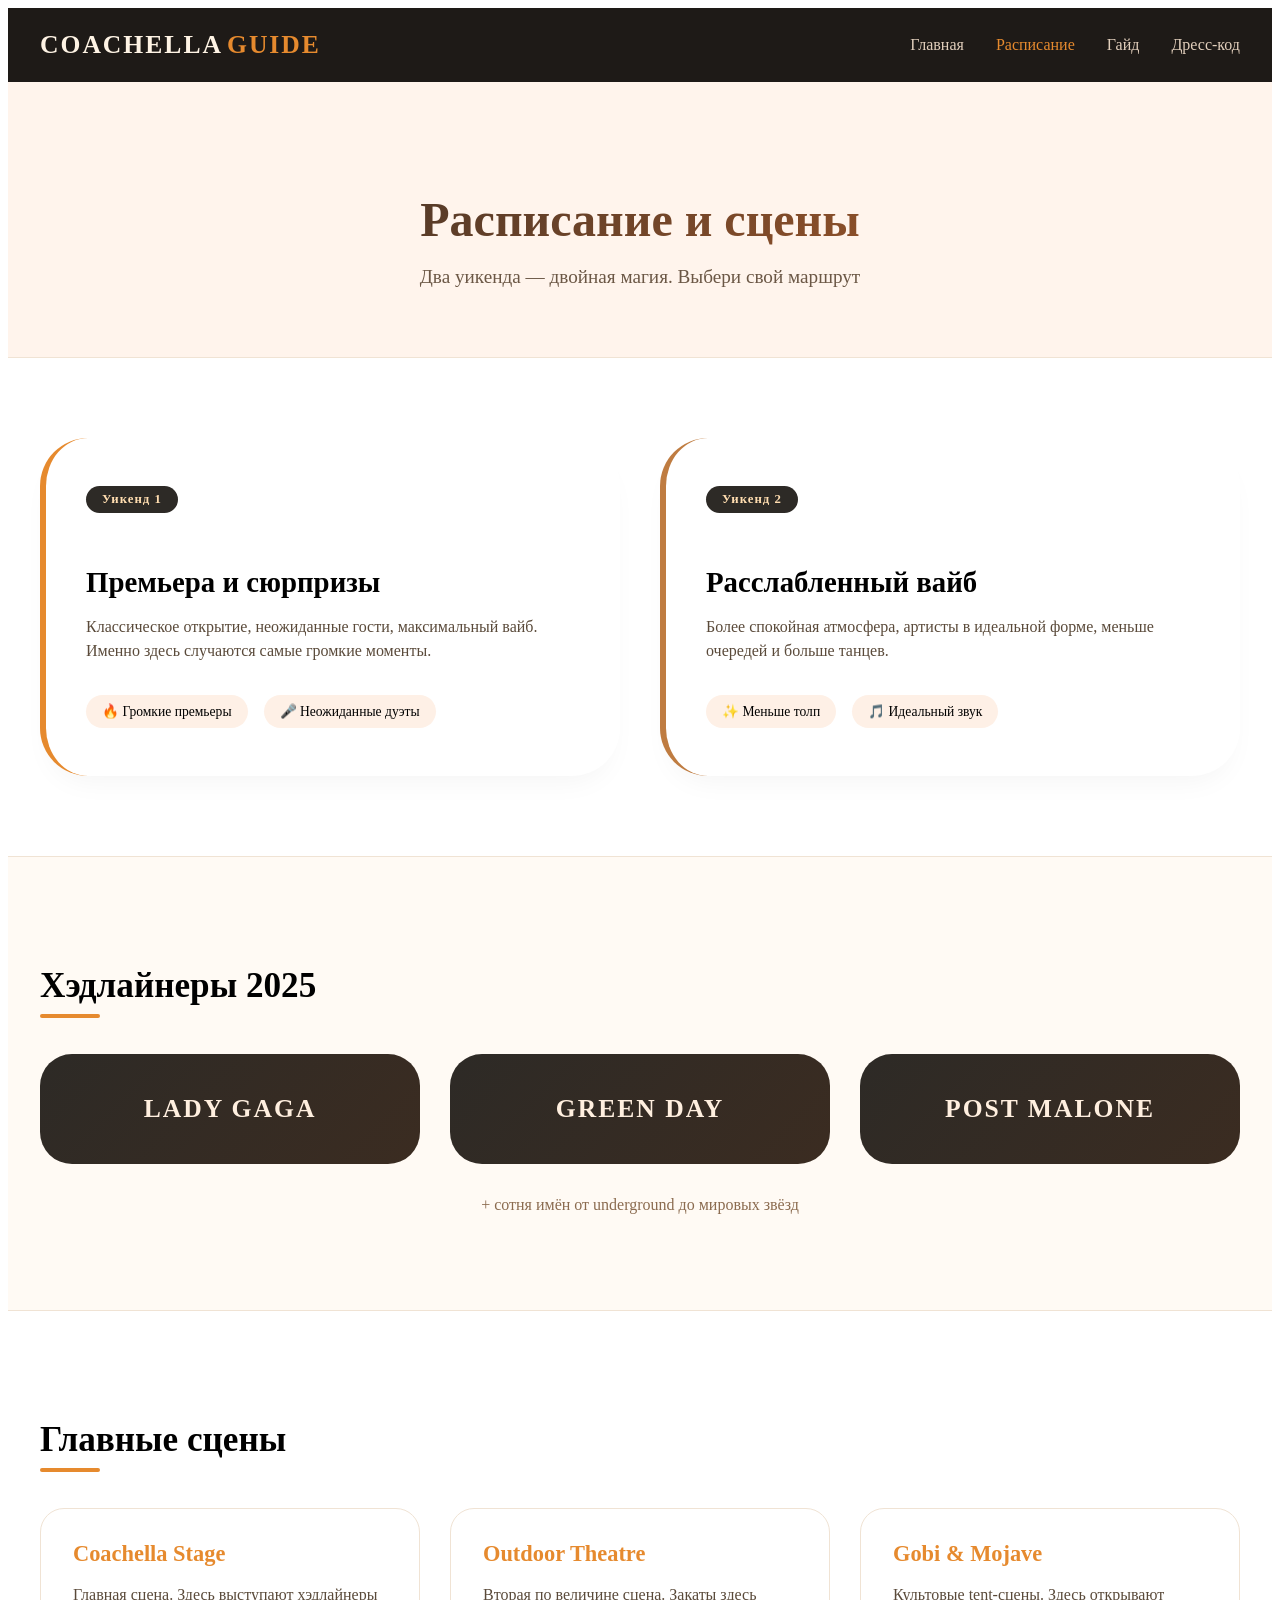
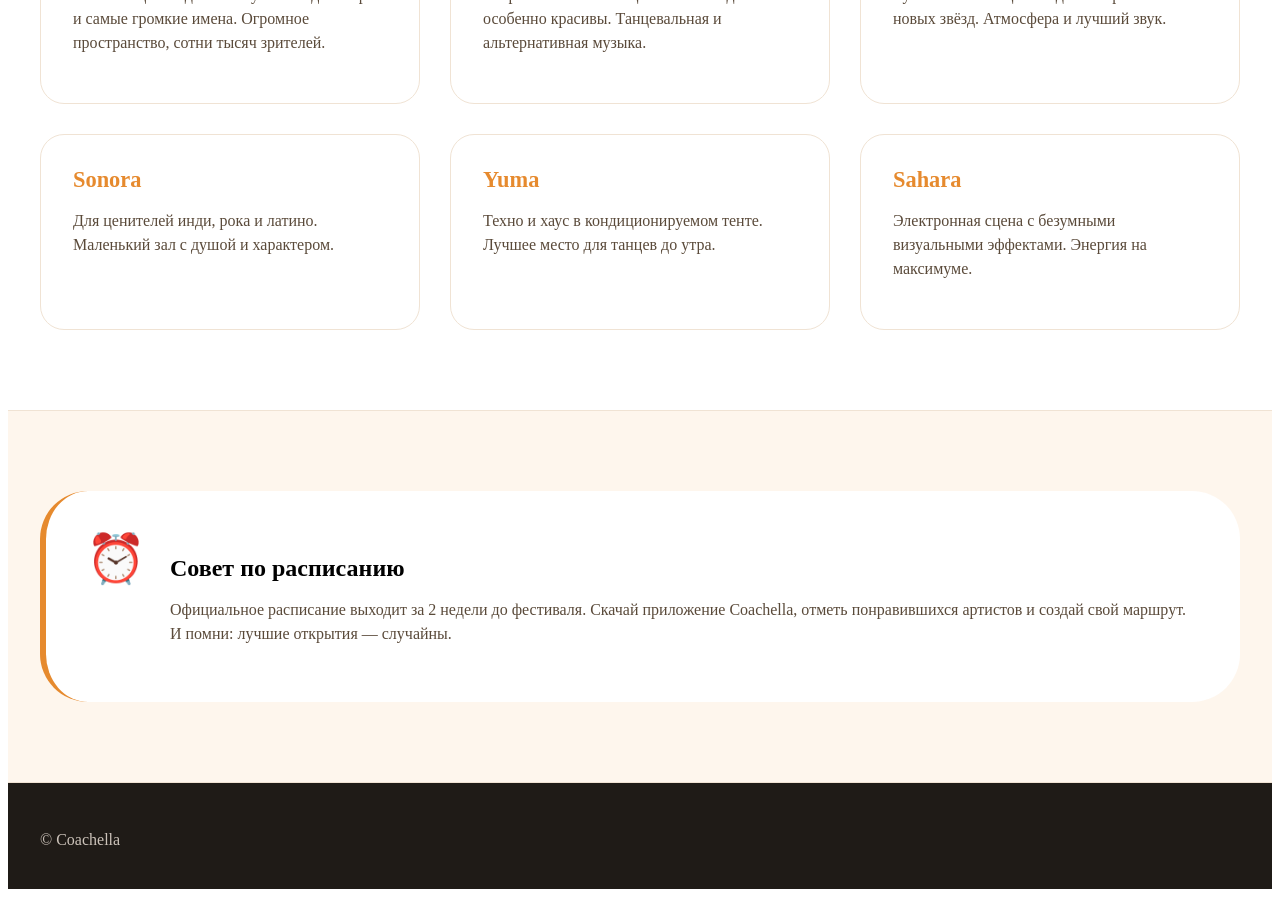
<file: schedule.html>
<!DOCTYPE html>
<html lang="ru">
<head>
    <meta charset="UTF-8">
    <meta name="viewport" content="width=device-width, initial-scale=1.0">
    <link rel="stylesheet" href="schedule.css">
    <link rel="icon" type="image/jpg" href="logo.jpg">
    <title>Coachella — Расписание</title>
</head>
<body>

<header class="header">
    <div class="container">
        <nav class="nav">
            <a href="index.html" class="logo">COACHELLA<span class="logo-accent">GUIDE</span></a>
            <div class="nav-links">
                <a href="index.html" class="nav-link">Главная</a>
                <a href="schedule.html" class="nav-link active">Расписание</a>
                <a href="guide.html" class="nav-link">Гайд</a>
                <a href="dresscode.html" class="nav-link">Дресс-код</a>
            </div>
        </nav>
    </div>
</header>

<main>
    <section class="page-hero">
        <div class="container">
            <h1 class="page-title">Расписание и сцены</h1>
            <p class="page-subtitle">Два уикенда — двойная магия. Выбери свой маршрут</p>
        </div>
    </section>

    <section class="weekends">
        <div class="container">
            <div class="weekends-grid">
                <div class="weekend-card weekend-1">
                    <div class="weekend-number">Уикенд 1</div>
                    <h3>Премьера и сюрпризы</h3>
                    <p>Классическое открытие, неожиданные гости, максимальный вайб. Именно здесь случаются самые громкие моменты.</p>
                    <div class="weekend-feature">🔥 Громкие премьеры</div>
                    <div class="weekend-feature">🎤 Неожиданные дуэты</div>
                </div>
                <div class="weekend-card weekend-2">
                    <div class="weekend-number">Уикенд 2</div>
                    <h3>Расслабленный вайб</h3>
                    <p>Более спокойная атмосфера, артисты в идеальной форме, меньше очередей и больше танцев.</p>
                    <div class="weekend-feature">✨ Меньше толп</div>
                    <div class="weekend-feature">🎵 Идеальный звук</div>
                </div>
            </div>
        </div>
    </section>

    <section class="headliners">
        <div class="container">
            <h2 class="section-title">Хэдлайнеры 2025</h2>
            <div class="headliners-grid">
                <div class="headliner-card">LADY GAGA</div>
                <div class="headliner-card">GREEN DAY</div>
                <div class="headliner-card">POST MALONE</div>
            </div>
            <p class="headliners-note">+ сотня имён от underground до мировых звёзд</p>
        </div>
    </section>

    <section class="stages">
        <div class="container">
            <h2 class="section-title">Главные сцены</h2>
            <div class="stages-grid">
                <div class="stage-card">
                    <div class="stage-name">Coachella Stage</div>
                    <p>Главная сцена. Здесь выступают хэдлайнеры и самые громкие имена. Огромное пространство, сотни тысяч зрителей.</p>
                </div>
                <div class="stage-card">
                    <div class="stage-name">Outdoor Theatre</div>
                    <p>Вторая по величине сцена. Закаты здесь особенно красивы. Танцевальная и альтернативная музыка.</p>
                </div>
                <div class="stage-card">
                    <div class="stage-name">Gobi & Mojave</div>
                    <p>Культовые tent-сцены. Здесь открывают новых звёзд. Атмосфера и лучший звук.</p>
                </div>
                <div class="stage-card">
                    <div class="stage-name">Sonora</div>
                    <p>Для ценителей инди, рока и латино. Маленький зал с душой и характером.</p>
                </div>
                <div class="stage-card">
                    <div class="stage-name">Yuma</div>
                    <p>Техно и хаус в кондиционируемом тентe. Лучшее место для танцев до утра.</p>
                </div>
                <div class="stage-card">
                    <div class="stage-name">Sahara</div>
                    <p>Электронная сцена с безумными визуальными эффектами. Энергия на максимуме.</p>
                </div>
            </div>
        </div>
    </section>

    <section class="schedule-tip">
        <div class="container">
            <div class="tip-block">
                <div class="tip-icon">⏰</div>
                <div class="tip-content">
                    <h3>Совет по расписанию</h3>
                    <p>Официальное расписание выходит за 2 недели до фестиваля. Скачай приложение Coachella, отметь понравившихся артистов и создай свой маршрут. И помни: лучшие открытия — случайны.</p>
                </div>
            </div>
        </div>
    </section>
</main>

<footer class="footer">
    <div class="container">
        <div class="footer-content">
            <div>© Coachella</div>
        </div>
    </div>
</footer>

</body>
</html>
</file>
<file: index.css>
html {
    scroll-behavior: smooth;
}

.body {
    background-color: #fef9f0;
    font-family: 'Inter', sans-serif;
    color: #1e1a17;
    line-height: 1.4;
}

.container {
    max-width: 1280px;
    margin: 0 auto;
    padding: 0 32px;
}

.header {
    background: #1e1a17;
    padding: 20px 0;
}

.header-container {
    display: flex;
    justify-content: space-between;
    align-items: center;
    flex-wrap: wrap;
    gap: 20px;
}

.nav {
    display: flex;
    justify-content: space-between;
    align-items: center;
    flex: 1;
    gap: 40px;
}

.logo {
    font-size: 1.6rem;
    font-weight: 800;
    letter-spacing: 2px;
    text-decoration: none;
    color: #fef3e4;
}

.logo-accent {
    color: #e68a2e;
    margin-left: 4px;
}

.nav-links {
    display: flex;
    gap: 32px;
}

.nav-link {
    text-decoration: none;
    color: #e2cfbc;
    font-weight: 500;
    transition: color 0.2s;
    padding: 8px 0;
}

.nav-link:hover,
.nav-link.active {
    color: #e68a2e;
}

section {
    padding: 80px 0;
    border-bottom: 1px solid #f0e3d4;
}

.section-title {
    font-size: 2.2rem;
    font-weight: 700;
    margin-bottom: 48px;
    position: relative;
    display: inline-block;
}

.section-title:after {
    content: '';
    position: absolute;
    bottom: -12px;
    left: 0;
    width: 60px;
    height: 4px;
    background: #e68a2e;
    border-radius: 4px;
}
.about-section {
    background-image: url("./index.jpeg");
    background-repeat: no-repeat;
    background-size: cover;
    background-position: center;
}
.about-section .insight-block {
    /* background: white; */
    border-radius: 48px;
    padding: 48px;
    box-shadow: 0 8px 20px rgba(0, 0, 0, 0.02);
}

.about-title {
    color: white;
    font-size: 2rem;
    font-weight: 800;
    margin-bottom: 20px;
}

.about-description {
    color: white;
    font-size: 1.2rem;
    line-height: 1.5;
    margin-bottom: 24px;
    max-width: 90%;
}

.stat-numbers {
    display: flex;
    flex-wrap: wrap;
    gap: 48px;
    margin-top: 30px;
}

.stat-item {
    text-align: left;
}

.stat-number {
    font-size: 2.7rem;
    font-weight: 800;
    color: #e68a2e;
    line-height: 1;
    display: block;
}

.stat-label {
    font-size: 0.95rem;
    color: #e68a2e;
}

.features-grid {
    display: grid;
    grid-template-columns: repeat(3, 1fr);
    gap: 35px;
}

.feature-card {
    background: white;
    border-radius: 32px;
    padding: 32px 28px;
    box-shadow: 0 15px 30px -12px rgba(0, 0, 0, 0.05);
    transition: transform 0.2s ease, box-shadow 0.2s;
    border: 1px solid #f5e7db;
}

.feature-card:hover {
    transform: translateY(-6px);
    box-shadow: 0 25px 35px -14px rgba(0, 0, 0, 0.08);
}

.feature-icon {
    font-size: 2.8rem;
    margin-bottom: 20px;
}

.feature-card h3 {
    font-size: 1.7rem;
    font-weight: 700;
    margin-bottom: 12px;
}

.feature-card p {
    color: #4b3b30;
    font-size: 1rem;
    line-height: 1.45;
    font-weight: 400;
}

.checklist-section {
    background: #fffaf4;
}

.checklist-grid {
    display: grid;
    grid-template-columns: repeat(2, 1fr);
    gap: 40px;
    margin-top: 20px;
}

.must-list {
    list-style: none;
}

.must-list li {
    margin-bottom: 20px;
    font-size: 1.05rem;
    display: flex;
    align-items: center;
    gap: 12px;
    background: white;
    padding: 12px 20px;
    border-radius: 60px;
    box-shadow: 0 2px 5px rgba(0, 0, 0, 0.02);
    border: 1px solid #ffe3cf;
}

.list-icon {
    font-size: 1.7rem;
}

.accent-text {
    color: #e68a2e;
    font-weight: 600;
}

.weekends-grid {
    display: grid;
    grid-template-columns: repeat(2, 1fr);
    gap: 40px;
    align-items: center;
}

.weekends-description {
    font-size: 1.1rem;
    line-height: 1.5;
    margin-bottom: 20px;
}

.weekends-note {
    font-weight: 500;
}

.headliner-card {
    background: #e9dbcf;
    border-radius: 48px;
    padding: 32px;
    text-align: center;
}

.headliner-icon {
    font-size: 3.5rem;
}

.headliner-title {
    margin-top: 12px;
    font-weight: 700;
    font-size: 1.2rem;
}

.headliner-names {
    display: flex;
    justify-content: center;
    gap: 20px;
    flex-wrap: wrap;
    margin-top: 14px;
    font-weight: 500;
}

.separator {
    color: #8b6b4f;
}

.headliner-note {
    margin-top: 20px;
    font-size: 0.9rem;
    color: #5a4a3a;
}

.social-section {
    background: #fffaf4;
}

.social-section .vibe-block {
    background: linear-gradient(110deg, #211d19 0%, #3b2c21 100%);
    border-radius: 64px;
    padding: 56px 48px;
    color: #ffefdf;
}

.vibe-block h3 {
    font-size: 2rem;
    font-weight: 700;
    margin-bottom: 20px;
}

.vibe-block p {
    font-size: 1.18rem;
    opacity: 0.85;
    max-width: 80%;
}

.hashtags {
    display: flex;
    gap: 12px;
    margin-top: 28px;
    flex-wrap: wrap;
}

.hashtag {
    background: rgba(255, 255, 245, 0.2);
    padding: 6px 18px;
    border-radius: 60px;
}

@media (max-width: 900px) {
    .features-grid,
    .weekends-grid,
    .checklist-grid {
        grid-template-columns: 1fr;
        gap: 28px;
    }

    .hero-tagline {
        font-size: 1.3rem;
        margin-top: 20px;
    }

    .container {
        padding: 0 24px;
    }

    .section-title {
        font-size: 1.8rem;
    }

    .about-description {
        max-width: 100%;
        font-size: 1rem;
    }

    .vibe-block p {
        max-width: 100%;
    }

    .header-container {
        flex-direction: column;
        align-items: flex-start;
    }

    .nav {
        flex-direction: column;
        align-items: flex-start;
        gap: 20px;
        width: 100%;
    }

    .nav-links {
        flex-wrap: wrap;
    }
}

@media (max-width: 600px) {
    section {
        padding: 50px 0;
    }

    .hero-tagline {
        font-size: 1.1rem;
    }

    .about-title {
        font-size: 1.6rem;
    }

    .about-section .insight-block {
        padding: 28px;
    }

    .stat-numbers {
        gap: 24px;
    }

    .stat-number {
        font-size: 2rem;
    }

    .stat-label {
        font-size: 0.8rem;
    }

    .feature-card {
        padding: 24px;
    }

    .feature-card h3 {
        font-size: 1.4rem;
    }

    .section-title {
        font-size: 1.5rem;
        margin-bottom: 32px;
    }

    .must-list li {
        font-size: 0.95rem;
        padding: 10px 16px;
    }

    .headliner-card {
        padding: 24px;
    }

    .headliner-icon {
        font-size: 2.5rem;
    }

    .headliner-names {
        gap: 12px;
        font-size: 0.9rem;
    }

    .vibe-block {
        padding: 36px 28px;
    }

    .vibe-block h3 {
        font-size: 1.5rem;
    }

    .vibe-block p {
        font-size: 1rem;
    }

    .hashtag {
        font-size: 0.85rem;
        padding: 4px 14px;
    }
}

.footer {
    background: #1f1b17;
    color: #ccc3ba;
    padding: 48px 0 40px;
}

.footer-content {
    display: flex;
    justify-content: space-between;
    align-items: center;
    flex-wrap: wrap;
    gap: 20px;
}

.footer-links {
    display: flex;
    gap: 28px;
}

.footer-links a {
    color: #dcae86;
    text-decoration: none;
    transition: color 0.2s;
}

.footer-links a:hover {
    color: #fff0e0;
}

@media (max-width: 900px) {
    .vibes-grid,
    .capsule-grid,
    .musthave-grid,
    .dos-grid {
        grid-template-columns: 1fr;
        gap: 25px;
    }

    .tip-weather {
        flex-direction: column;
        text-align: center;
    }

    .intro-block {
        padding: 40px 24px;
    }

    .quote-block p {
        font-size: 1.4rem;
    }

    .page-title {
        font-size: 2.2rem;
    }

    .section-title {
        font-size: 1.8rem;
    }

    .container {
        padding: 0 24px;
    }
}

@media (max-width: 600px) {
    .nav {
        flex-direction: column;
        text-align: center;
    }

    .nav-links {
        gap: 20px;
        flex-wrap: wrap;
        justify-content: center;
    }

    .page-hero {
        padding: 50px 0 30px;
    }

    section {
        padding: 50px 0;
    }

    .section-title {
        font-size: 1.6rem;
        margin-bottom: 32px;
    }

    .dos-card {
        padding: 28px;
    }

    .dos-title {
        font-size: 1.5rem;
    }

    .capsule-card {
        padding: 24px;
    }

    .intro-block h2 {
        font-size: 1.6rem;
    }

    .intro-block p {
        font-size: 1rem;
    }

    .vibe-style h3 {
        font-size: 1.3rem;
    }

    .weather-content h3 {
        font-size: 1.2rem;
    }

    .footer-content {
        flex-direction: column;
        text-align: center;
    }

    .footer-links {
        justify-content: center;
    }

    .quote-block p {
        font-size: 1.2rem;
    }
}
</file>
<file: dresscode.css>
html {
    scroll-behavior: smooth;
}

.body {
    background-color: #fef9f0;
    font-family: 'Inter', sans-serif;
    color: #1e1a17;
    line-height: 1.4;
}

.container {
    max-width: 1280px;
    margin: 0 auto;
    padding: 0 32px;
}

.header {
    background: #1e1a17;
    position: sticky;
    top: 0;
    z-index: 100;
    padding: 20px 0;
}

.nav {
    display: flex;
    justify-content: space-between;
    align-items: center;
    flex-wrap: wrap;
    gap: 20px;
}

.logo {
    font-size: 1.6rem;
    font-weight: 800;
    letter-spacing: 2px;
    text-decoration: none;
    color: #fef3e4;
}

.logo-accent {
    color: #e68a2e;
    margin-left: 4px;
}

.nav-links {
    display: flex;
    gap: 32px;
}

.nav-link {
    text-decoration: none;
    color: #e2cfbc;
    font-weight: 500;
    transition: color 0.2s;
    padding: 8px 0;
}

.nav-link:hover,
.nav-link.active {
    color: #e68a2e;
}

.page-hero {
    padding: 70px 0 50px;
    background: #fff4ec;
    text-align: center;
}

.page-title {
    font-size: 3rem;
    font-weight: 800;
    background: linear-gradient(135deg, #2d2a26, #b45f2b);
    background-clip: text;
    -webkit-background-clip: text;
    color: transparent;
    margin-bottom: 16px;
}

.page-subtitle {
    font-size: 1.2rem;
    color: #6b5745;
}

.section-title {
    font-size: 2.2rem;
    font-weight: 700;
    margin-bottom: 48px;
    position: relative;
    display: inline-block;
}

.section-title:after {
    content: '';
    position: absolute;
    bottom: -12px;
    left: 0;
    width: 60px;
    height: 4px;
    background: #e68a2e;
    border-radius: 4px;
}

section {
    padding: 80px 0;
    border-bottom: 1px solid #f0e3d4;
}

.dress-intro {
    padding-top: 40px;
}

.intro-block {
    text-align: center;
    background: #fff6ed;
    border-radius: 64px;
    padding: 60px 40px;
}

.intro-icon {
    font-size: 4rem;
    margin-bottom: 20px;
}

.intro-block h2 {
    font-size: 2rem;
    font-weight: 700;
    margin-bottom: 20px;
}

.intro-block p {
    font-size: 1.2rem;
    color: #5a4a3a;
    max-width: 700px;
    margin: 0 auto;
    line-height: 1.5;
}
.vibes {
    background-color: #fff4ec;
}
.vibes-grid {
    display: grid;
    grid-template-columns: repeat(3, 1fr);
    gap: 35px;
}

.vibe-style {
    background: white;
    border-radius: 32px;
    padding: 32px;
    text-align: center;
    border: 1px solid #f0e3d4;
    transition: transform 0.2s, box-shadow 0.2s;
}

.vibe-style:hover {
    transform: translateY(-6px);
    box-shadow: 0 20px 30px -12px rgba(0, 0, 0, 0.08);
}

.vibe-style-icon {
    font-size: 2.8rem;
    margin-bottom: 16px;
}

.vibe-style h3 {
    font-size: 1.5rem;
    margin-bottom: 12px;
}

.vibe-style p {
    color: #6b5a4a;
    line-height: 1.5;
}

.people-container {
    display: flex;
    justify-content: space-between;
    color: #fff4ec;
}

.people-section .people-img {
    width: 400px;
    height: 480px;
    margin: 10px;
}

.capsule {
    background: #fff4ec;
}

.capsule-grid {
    display: grid;
    grid-template-columns: repeat(3, 1fr);
    gap: 30px;
}

.capsule-card {
    background: #fffef8;
    border-radius: 32px;
    padding: 32px;
    border-left: 4px solid #e68a2e;
}

.capsule-day {
    font-size: 1.4rem;
    font-weight: 700;
    margin-bottom: 20px;
    color: #e68a2e;
}

.capsule-card ul {
    list-style: none;
}

.capsule-card ul li {
    padding: 8px 0;
    color: #4a3a2a;
    border-bottom: 1px solid #f0e3d4;
}

.capsule-card ul li:last-child {
    border-bottom: none;
}

.musthave-grid {
    display: grid;
    grid-template-columns: repeat(3, 1fr);
    gap: 20px;
}

.musthave-item {
    background: white;
    padding: 16px 20px;
    border-radius: 60px;
    text-align: center;
    font-weight: 500;
    border: 1px solid #f0e3d4;
    transition: all 0.2s;
}

.musthave-item:hover {
    border-color: #e68a2e;
    background: #fffaf4;
}

.weather-tip {
    background: #fef6ed;
}

.tip-weather {
    display: flex;
    gap: 28px;
    align-items: center;
    background: white;
    border-radius: 48px;
    padding: 40px;
}

.weather-icon {
    font-size: 3.5rem;
}

.weather-content h3 {
    font-size: 1.5rem;
    margin-bottom: 12px;
}

.weather-content p {
    color: #5a4a3a;
    line-height: 1.5;
}

.inspo-quote {
    padding: 60px 0;
    background: linear-gradient(145deg, #fff4e6 0%, #fae8d8 100%);
    border-bottom: none;
}

.quote-block {
    text-align: center;
    padding: 40px;
}

.quote-block p {
    font-size: 1.8rem;
    font-weight: 500;
    font-style: italic;
    color: #4a3a2a;
    margin-bottom: 16px;
}

.quote-block span {
    color: #b87a3c;
    font-size: 1rem;
    letter-spacing: 2px;
}

.footer {
    background: #1f1b17;
    color: #ccc3ba;
    padding: 48px 0 40px;
}

.footer-content {
    display: flex;
    justify-content: space-between;
    align-items: center;
    flex-wrap: wrap;
    gap: 20px;
}

.footer-links {
    display: flex;
    gap: 28px;
}

.footer-links a {
    color: #dcae86;
    text-decoration: none;
    transition: color 0.2s;
}

.footer-links a:hover {
    color: #fff0e0;
}

@media (max-width: 900px) {
    .vibes-grid,
    .capsule-grid,
    .musthave-grid,
    .dos-grid {
        grid-template-columns: 1fr;
        gap: 25px;
    }

    .tip-weather {
        flex-direction: column;
        text-align: center;
    }

    .intro-block {
        padding: 40px 24px;
    }

    .quote-block p {
        font-size: 1.4rem;
    }

    .page-title {
        font-size: 2.2rem;
    }

    .section-title {
        font-size: 1.8rem;
    }

    .container {
        padding: 0 24px;
    }
}

@media (max-width: 600px) {
    .nav {
        flex-direction: column;
        text-align: center;
    }

    .nav-links {
        gap: 20px;
        flex-wrap: wrap;
        justify-content: center;
    }

    .page-hero {
        padding: 50px 0 30px;
    }

    section {
        padding: 50px 0;
    }

    .section-title {
        font-size: 1.6rem;
        margin-bottom: 32px;
    }

    .dos-card {
        padding: 28px;
    }

    .dos-title {
        font-size: 1.5rem;
    }

    .capsule-card {
        padding: 24px;
    }

    .intro-block h2 {
        font-size: 1.6rem;
    }

    .intro-block p {
        font-size: 1rem;
    }

    .vibe-style h3 {
        font-size: 1.3rem;
    }

    .weather-content h3 {
        font-size: 1.2rem;
    }

    .footer-content {
        flex-direction: column;
        text-align: center;
    }

    .footer-links {
        justify-content: center;
    }

    .quote-block p {
        font-size: 1.2rem;
    }
}
</file>
<file: guide.css>
html {
    scroll-behavior: smooth;
}

.body {
    background-color: #fef9f0;
    font-family: 'Inter', sans-serif;
    color: #1e1a17;
    line-height: 1.4;
}

.container {
    max-width: 1280px;
    margin: 0 auto;
    padding: 0 32px;
}

.header {
    background: #1e1a17;
    position: sticky;
    top: 0;
    z-index: 100;
    padding: 20px 0;
}

.nav {
    display: flex;
    justify-content: space-between;
    align-items: center;
    flex-wrap: wrap;
    gap: 20px;
}

.logo {
    font-size: 1.6rem;
    font-weight: 800;
    letter-spacing: 2px;
    text-decoration: none;
    color: #fef3e4;
}

.logo-accent {
    color: #e68a2e;
    margin-left: 4px;
}

.nav-links {
    display: flex;
    gap: 32px;
}

.nav-link {
    text-decoration: none;
    color: #e2cfbc;
    font-weight: 500;
    transition: color 0.2s;
    padding: 8px 0;
}

.nav-link:hover,
.nav-link.active {
    color: #e68a2e;
}

.page-hero {
    padding: 70px 0 50px;
    background: #fff4ec;
    text-align: center;
}

.page-title {
    font-size: 3rem;
    font-weight: 800;
    background: linear-gradient(135deg, #2d2a26, #b45f2b);
    background-clip: text;
    -webkit-background-clip: text;
    color: transparent;
    margin-bottom: 16px;
}

.page-subtitle {
    font-size: 1.2rem;
    color: #6b5745;
}

.section-title {
    font-size: 2.2rem;
    font-weight: 700;
    margin-bottom: 48px;
    position: relative;
    display: inline-block;
}

.section-title:after {
    content: '';
    position: absolute;
    bottom: -12px;
    left: 0;
    width: 60px;
    height: 4px;
    background: #e68a2e;
    border-radius: 4px;
}

section {
    padding: 80px 0;
    border-bottom: 1px solid #f0e3d4;
}

.guide-intro {
    padding-top: 40px;
}

.guide-intro-block {
    text-align: center;
    background: linear-gradient(135deg, #fff6ed 0%, #ffe8d8 100%);
    border-radius: 64px;
    padding: 60px 40px;
}

.guide-intro-icon {
    font-size: 4rem;
    margin-bottom: 20px;
}

.guide-intro-block h2 {
    font-size: 2rem;
    font-weight: 700;
    margin-bottom: 20px;
}

.guide-intro-block p {
    font-size: 1.2rem;
    color: #5a4a3a;
    max-width: 700px;
    margin: 0 auto;
    line-height: 1.5;
}

.tickets {
    background: #fffaf4;
}

.tickets-grid {
    display: grid;
    grid-template-columns: repeat(4, 1fr);
    gap: 25px;
    margin-bottom: 30px;
}

.ticket-card {
    background: white;
    border-radius: 32px;
    padding: 32px 24px;
    text-align: center;
    transition: transform 0.2s;
    border: 1px solid #f0e3d4;
}

.ticket-card:hover {
    transform: translateY(-6px);
    box-shadow: 0 20px 30px -12px rgba(0,0,0,0.08);
}

.ticket-type {
    font-size: 1.3rem;
    font-weight: 800;
    color: #e68a2e;
    margin-bottom: 12px;
}

.ticket-price {
    font-size: 1.5rem;
    font-weight: 700;
    margin-bottom: 16px;
    color: #2d2a26;
}

.ticket-card p {
    color: #6b5745;
    font-size: 0.9rem;
    line-height: 1.4;
}

.ticket-note {
    background: #fff0e6;
    border-radius: 60px;
    padding: 16px 24px;
    text-align: center;
    font-weight: 500;
}

.packing-guide {
    background: #fff;
}

.packing-grid {
    display: grid;
    grid-template-columns: repeat(3, 1fr);
    gap: 30px;
}

.packing-category {
    background: #fefaf5;
    border-radius: 28px;
    padding: 28px;
    border: 1px solid #f0e3d4;
    transition: transform 0.2s;
}

.packing-category:hover {
    transform: translateY(-4px);
    box-shadow: 0 10px 25px -10px rgba(0,0,0,0.05);
}

.packing-category-title {
    font-size: 1.3rem;
    font-weight: 700;
    margin-bottom: 20px;
    color: #e68a2e;
    border-bottom: 2px solid #f0e3d4;
    padding-bottom: 10px;
}

.packing-category ul {
    list-style: none;
}

.packing-category ul li {
    padding: 10px 0;
    color: #4a3a2a;
    border-bottom: 1px solid #f7efe6;
    font-size: 0.95rem;
}

.packing-category ul li:last-child {
    border-bottom: none;
}

.camping-guide {
    background: #fefaf5;
}

.camping-grid {
    display: grid;
    grid-template-columns: repeat(3, 1fr);
    gap: 30px;
    margin-bottom: 30px;
}

.camping-card {
    background: white;
    border-radius: 32px;
    padding: 32px;
    text-align: center;
    transition: transform 0.2s;
    border: 1px solid #f0e3d4;
}

.camping-card:hover {
    transform: translateY(-6px);
    box-shadow: 0 20px 30px -12px rgba(0,0,0,0.08);
}

.camping-icon {
    font-size: 3rem;
    margin-bottom: 16px;
}

.camping-title {
    font-size: 1.4rem;
    font-weight: 700;
    margin-bottom: 12px;
}

.camping-card p {
    color: #6b5745;
    margin-bottom: 16px;
    line-height: 1.5;
}

.camping-price {
    font-size: 1.3rem;
    font-weight: 800;
    color: #e68a2e;
}

.camping-tip {
    background: #e8f0fe;
    border-radius: 24px;
    padding: 20px 28px;
    border-left: 5px solid #e68a2e;
    font-size: 1rem;
    color: #2d4a6e;
}

.transport {
    background: #fff;
}

.transport-block {
    background: linear-gradient(110deg, #1e2a3a 0%, #2d3a46 100%);
    border-radius: 64px;
    padding: 56px 48px;
    color: #fff;
}

.transport-block h2 {
    font-size: 2rem;
    margin-bottom: 32px;
    text-align: center;
}

.transport-grid {
    display: grid;
    grid-template-columns: repeat(4, 1fr);
    gap: 25px;
}

.transport-item {
    text-align: center;
}

.transport-icon {
    font-size: 2.5rem;
    margin-bottom: 12px;
}

.transport-item h3 {
    font-size: 1.2rem;
    margin-bottom: 8px;
}

.transport-item p {
    font-size: 0.85rem;
    opacity: 0.85;
    line-height: 1.4;
}

.survival-tips {
    background: #fef6ed;
}

.tips-grid {
    display: grid;
    grid-template-columns: repeat(3, 1fr);
    gap: 25px;
}

.tip-card {
    background: white;
    border-radius: 28px;
    padding: 28px;
    text-align: center;
    transition: transform 0.2s;
    border: 1px solid #f0e3d4;
}

.tip-card:hover {
    transform: translateY(-4px);
    box-shadow: 0 10px 25px -10px rgba(0,0,0,0.08);
}

.tip-emoji {
    font-size: 2.5rem;
    margin-bottom: 12px;
}

.tip-title {
    font-size: 1.1rem;
    font-weight: 700;
    margin-bottom: 8px;
    color: #e68a2e;
}

.tip-card p {
    font-size: 0.9rem;
    color: #6b5745;
    line-height: 1.4;
}

.faq-guide {
    background: #fff;
}

.faq-grid {
    display: grid;
    grid-template-columns: repeat(2, 1fr);
    gap: 25px;
}

.faq-item {
    background: #fef9f0;
    border-radius: 24px;
    padding: 24px;
    transition: all 0.2s;
    border: 1px solid #f0e3d4;
}

.faq-item:hover {
    background: #fff4e6;
    border-color: #e68a2e;
}

.faq-q {
    font-weight: 700;
    font-size: 1.1rem;
    margin-bottom: 12px;
    color: #e68a2e;
}

.faq-a {
    color: #5a4a3a;
    line-height: 1.5;
}

.final-motivation {
    background: linear-gradient(145deg, #fff4e6 0%, #fae8d8 100%);
    border-bottom: none;
}

.motivation-block {
    text-align: center;
    padding: 50px 20px;
}

.motivation-quote {
    font-size: 2rem;
    font-weight: 700;
    margin-bottom: 20px;
    color: #2d2a26;
}

.motivation-text {
    font-size: 1.2rem;
    color: #6b5745;
    max-width: 600px;
    margin: 0 auto;
}

.footer {
    background: #1f1b17;
    color: #ccc3ba;
    padding: 48px 0 40px;
}

.footer-content {
    display: flex;
    justify-content: space-between;
    align-items: center;
    flex-wrap: wrap;
    gap: 20px;
}

.footer-links {
    display: flex;
    gap: 28px;
}

.footer-links a {
    color: #dcae86;
    text-decoration: none;
    transition: color 0.2s;
}

.footer-links a:hover {
    color: #fff0e0;
}

@media (max-width: 1100px) {
    .tickets-grid,
    .packing-grid,
    .camping-grid,
    .transport-grid,
    .tips-grid {
        grid-template-columns: repeat(2, 1fr);
        gap: 25px;
    }
}

@media (max-width: 900px) {
    .page-title {
        font-size: 2.2rem;
    }

    .section-title {
        font-size: 1.8rem;
    }

    .container {
        padding: 0 24px;
    }

    .guide-intro-block h2 {
        font-size: 1.6rem;
    }

    .guide-intro-block p {
        font-size: 1rem;
    }

    .transport-block {
        padding: 40px 30px;
    }

    .transport-block h2 {
        font-size: 1.6rem;
    }

    .motivation-quote {
        font-size: 1.4rem;
    }
}

@media (max-width: 700px) {
    .nav {
        flex-direction: column;
        text-align: center;
    }

    .nav-links {
        gap: 20px;
        flex-wrap: wrap;
        justify-content: center;
    }

    .tickets-grid,
    .packing-grid,
    .camping-grid,
    .transport-grid,
    .tips-grid,
    .faq-grid {
        grid-template-columns: 1fr;
    }

    .page-hero {
        padding: 50px 0 30px;
    }

    section {
        padding: 50px 0;
    }

    .section-title {
        font-size: 1.6rem;
        margin-bottom: 32px;
    }

    .guide-intro-block {
        padding: 40px 24px;
    }

    .guide-intro-block h2 {
        font-size: 1.4rem;
    }

    .ticket-card {
        padding: 24px 20px;
    }

    .packing-category {
        padding: 22px;
    }

    .camping-card {
        padding: 24px;
    }

    .transport-block {
        padding: 30px 20px;
    }

    .transport-grid {
        gap: 20px;
    }

    .tip-card {
        padding: 20px;
    }

    .faq-item {
        padding: 18px;
    }

    .motivation-quote {
        font-size: 1.2rem;
    }

    .motivation-text {
        font-size: 1rem;
    }

    .footer-content {
        flex-direction: column;
        text-align: center;
    }

    .footer-links {
        justify-content: center;
        flex-wrap: wrap;
    }
}

@media (max-width: 480px) {
    .container {
        padding: 0 16px;
    }

    .page-title {
        font-size: 1.8rem;
    }

    .page-subtitle {
        font-size: 1rem;
    }

    .section-title {
        font-size: 1.4rem;
    }

    .ticket-type {
        font-size: 1.1rem;
    }

    .ticket-price {
        font-size: 1.2rem;
    }

    .packing-category-title {
        font-size: 1.1rem;
    }

    .camping-title {
        font-size: 1.2rem;
    }

    .transport-item h3 {
        font-size: 1rem;
    }
}
</file>
<file: schedule.css>
html {
    scroll-behavior: smooth;
}

.body {
    background-color: #fef9f0;
    font-family: 'Inter', sans-serif;
    color: #1e1a17;
    line-height: 1.4;
}

.container {
    max-width: 1280px;
    margin: 0 auto;
    padding: 0 32px;
}

.header {
    background: #1e1a17;
    position: sticky;
    top: 0;
    z-index: 100;
    padding: 20px 0;
}

.nav {
    display: flex;
    justify-content: space-between;
    align-items: center;
    flex-wrap: wrap;
    gap: 20px;
}

.logo {
    font-size: 1.6rem;
    font-weight: 800;
    letter-spacing: 2px;
    text-decoration: none;
    color: #fef3e4;
}

.logo-accent {
    color: #e68a2e;
    margin-left: 4px;
}

.nav-links {
    display: flex;
    gap: 32px;
}

.nav-link {
    text-decoration: none;
    color: #e2cfbc;
    font-weight: 500;
    transition: color 0.2s;
    padding: 8px 0;
}

.nav-link:hover,
.nav-link.active {
    color: #e68a2e;
}

.page-hero {
    padding: 70px 0 50px;
    background: #fff4ec;
    text-align: center;
}

.page-title {
    font-size: 3rem;
    font-weight: 800;
    background: linear-gradient(135deg, #2d2a26, #b45f2b);
    background-clip: text;
    -webkit-background-clip: text;
    color: transparent;
    margin-bottom: 16px;
}

.page-subtitle {
    font-size: 1.2rem;
    color: #6b5745;
}

.section-title {
    font-size: 2.2rem;
    font-weight: 700;
    margin-bottom: 48px;
    position: relative;
    display: inline-block;
}

.section-title:after {
    content: '';
    position: absolute;
    bottom: -12px;
    left: 0;
    width: 60px;
    height: 4px;
    background: #e68a2e;
    border-radius: 4px;
}

section {
    padding: 80px 0;
    border-bottom: 1px solid #f0e3d4;
}

.weekends-grid {
    display: grid;
    grid-template-columns: repeat(2, 1fr);
    gap: 40px;
}

.weekend-card {
    background: white;
    border-radius: 48px;
    padding: 48px 40px;
    transition: transform 0.2s, box-shadow 0.2s;
    box-shadow: 0 15px 30px -12px rgba(0, 0, 0, 0.05);
}

.weekend-card:hover {
    transform: translateY(-6px);
    box-shadow: 0 25px 40px -14px rgba(0, 0, 0, 0.1);
}

.weekend-1 {
    border-left: 6px solid #e68a2e;
}

.weekend-2 {
    border-left: 6px solid #bf7c41;
}

.weekend-number {
    display: inline-block;
    background: #2d2a26;
    color: #ffddb0;
    border-radius: 100px;
    padding: 6px 16px;
    font-weight: 600;
    font-size: 0.8rem;
    letter-spacing: 1px;
    margin-bottom: 24px;
}

.weekend-card h3 {
    font-size: 1.8rem;
    font-weight: 700;
    margin-bottom: 16px;
}

.weekend-card p {
    color: #5a4a3a;
    line-height: 1.5;
    margin-bottom: 24px;
}

.weekend-feature {
    display: inline-block;
    background: #fef0e6;
    padding: 8px 16px;
    border-radius: 40px;
    font-size: 0.85rem;
    font-weight: 500;
    margin-right: 12px;
    margin-top: 8px;
}

.headliners {
    background: #fffaf4;
}

.headliners-grid {
    display: grid;
    grid-template-columns: repeat(3, 1fr);
    gap: 30px;
    margin-bottom: 32px;
}

.headliner-card {
    background: linear-gradient(135deg, #2d2a26 0%, #3b2c21 100%);
    color: #ffefdf;
    text-align: center;
    padding: 40px 20px;
    border-radius: 32px;
    font-size: 1.6rem;
    font-weight: 800;
    letter-spacing: 2px;
    transition: transform 0.2s;
}

.headliner-card:hover {
    transform: scale(1.02);
}

.headliners-note {
    text-align: center;
    color: #8b6b4f;
    font-size: 1rem;
}

.stages-grid {
    display: grid;
    grid-template-columns: repeat(3, 1fr);
    gap: 30px;
}

.stage-card {
    background: white;
    border-radius: 24px;
    padding: 32px;
    border: 1px solid #f0e3d4;
    transition: all 0.2s;
}

.stage-card:hover {
    border-color: #e68a2e;
    box-shadow: 0 8px 20px rgba(0, 0, 0, 0.05);
}

.stage-name {
    font-size: 1.4rem;
    font-weight: 700;
    color: #e68a2e;
    margin-bottom: 12px;
}

.stage-card p {
    color: #5a4a3a;
    line-height: 1.5;
}

.schedule-tip {
    background: #fef6ed;
}

.tip-block {
    display: flex;
    gap: 24px;
    align-items: flex-start;
    background: white;
    border-radius: 48px;
    padding: 40px;
    border-left: 6px solid #e68a2e;
}

.tip-icon {
    font-size: 3rem;
}

.tip-content h3 {
    font-size: 1.5rem;
    margin-bottom: 12px;
}

.tip-content p {
    color: #5a4a3a;
    line-height: 1.5;
}

.footer {
    background: #1f1b17;
    color: #ccc3ba;
    padding: 48px 0 40px;
}

.footer-content {
    display: flex;
    justify-content: space-between;
    align-items: center;
    flex-wrap: wrap;
    gap: 20px;
}

.footer-links {
    display: flex;
    gap: 28px;
}

.footer-links a {
    color: #dcae86;
    text-decoration: none;
    transition: color 0.2s;
}

.footer-links a:hover {
    color: #fff0e0;
}

@media (max-width: 900px) {
    .weekends-grid,
    .headliners-grid,
    .stages-grid {
        grid-template-columns: 1fr;
        gap: 30px;
    }

    .page-title {
        font-size: 2.2rem;
    }

    .section-title {
        font-size: 1.8rem;
    }

    .container {
        padding: 0 24px;
    }

    .weekend-card {
        padding: 32px 28px;
    }

    .tip-block {
        flex-direction: column;
    }
}

@media (max-width: 600px) {
    .nav {
        flex-direction: column;
        text-align: center;
    }

    .nav-links {
        gap: 20px;
        flex-wrap: wrap;
        justify-content: center;
    }

    .page-hero {
        padding: 50px 0 30px;
    }

    section {
        padding: 50px 0;
    }

    .section-title {
        font-size: 1.6rem;
        margin-bottom: 32px;
    }

    .headliner-card {
        font-size: 1.2rem;
        padding: 28px 16px;
    }

    .stage-card {
        padding: 24px;
    }

    .tip-block {
        padding: 28px;
    }

    .footer-content {
        flex-direction: column;
        text-align: center;
    }

    .footer-links {
        justify-content: center;
    }
}
</file>
